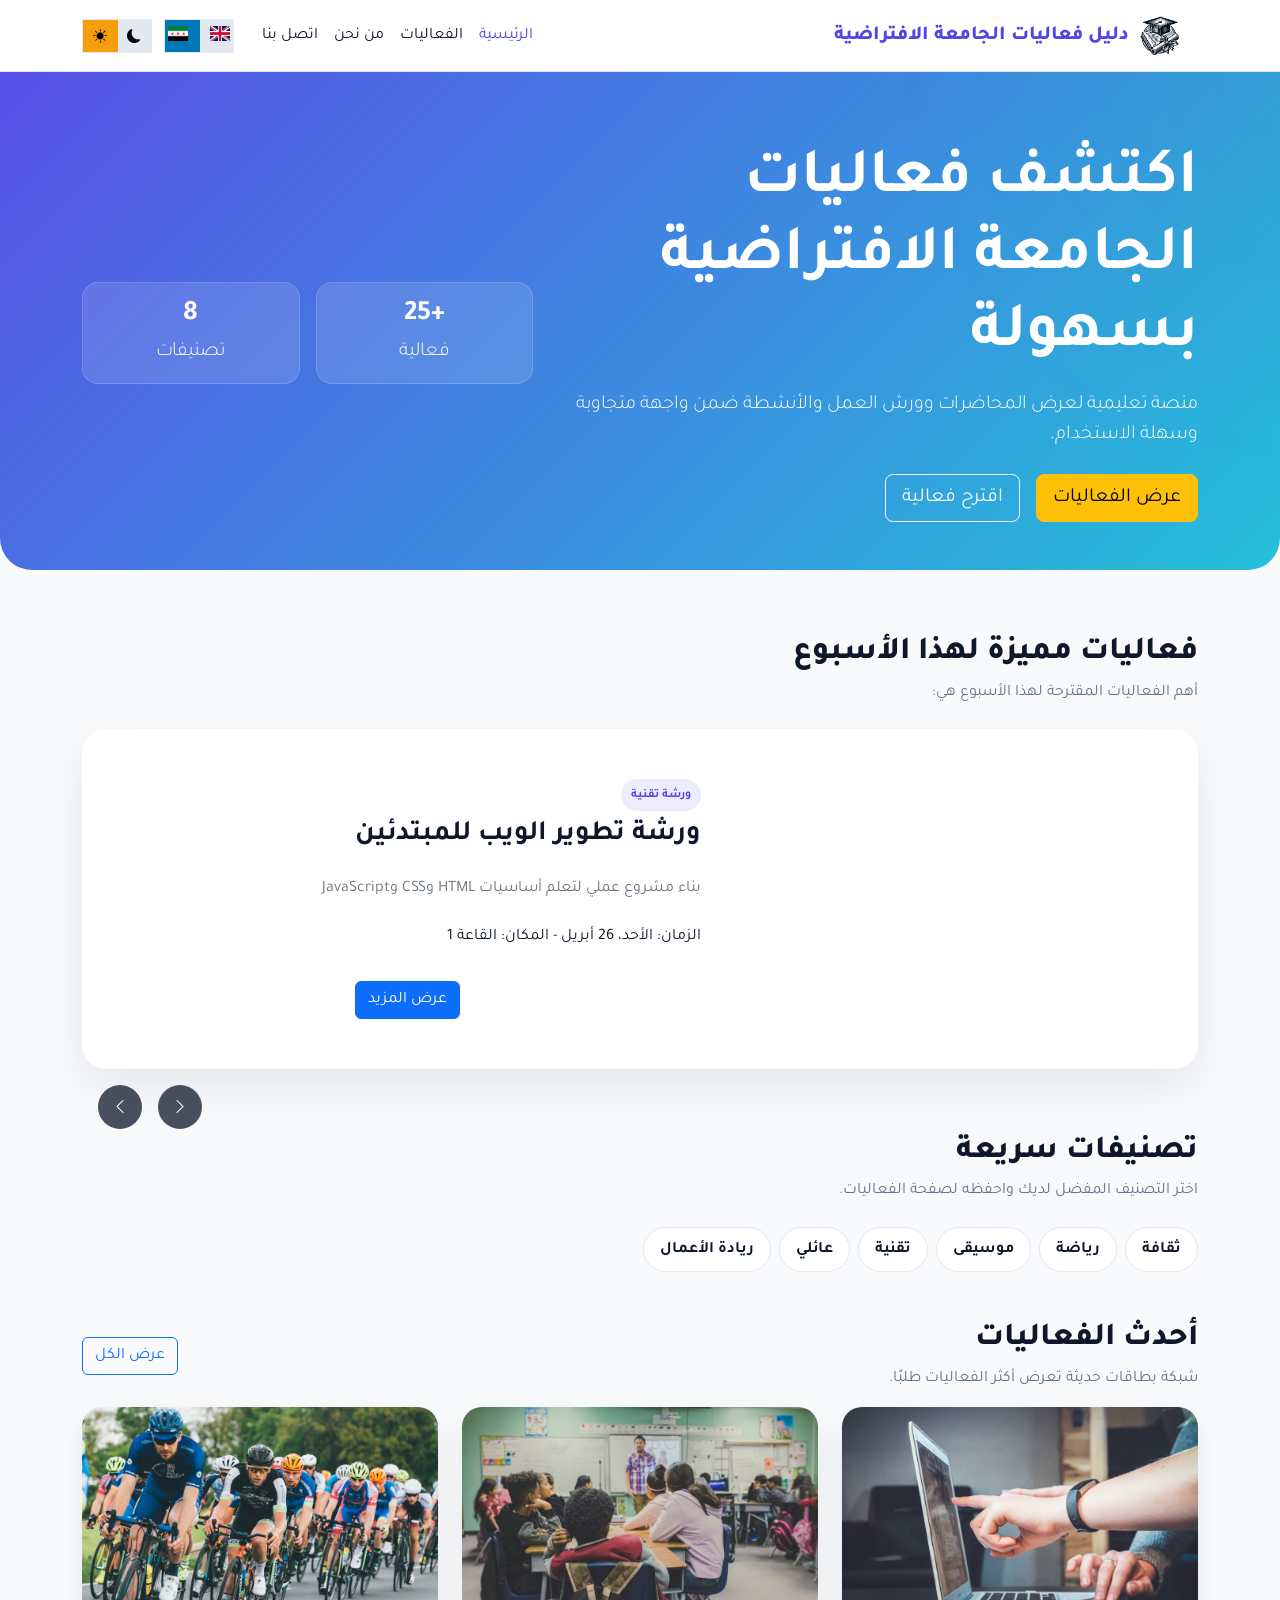
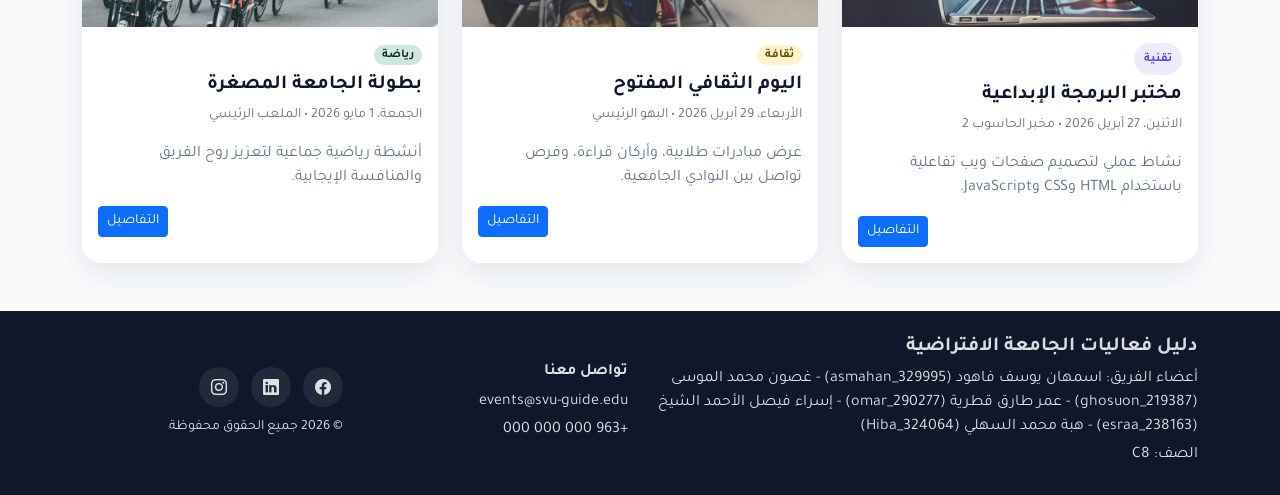
<file: index.html>
<!doctype html>
<html lang="ar" dir="rtl">
  <head>
    <meta charset="UTF-8" />
    <meta name="viewport" content="width=device-width, initial-scale=1.0" />
    <title
      data-ar="دليل فعاليات الجامعة الافتراضية"
      data-en="Virtual University Events Guide"
    >
      دليل فعاليات الجامعة الافتراضية
    </title>

    <!-- Start Font -->
    <link rel="preconnect" href="https://fonts.googleapis.com" />
    <link rel="preconnect" href="https://fonts.gstatic.com" crossorigin />
    <link
      href="https://fonts.googleapis.com/css2?family=Tajawal:wght@400;500;700;800&display=swap"
      rel="stylesheet"
    />
    <!-- End Font -->

    <!-- Include Bootstrap Library Start -->
    <link
      href="https://cdn.jsdelivr.net/npm/bootstrap@5.3.8/dist/css/bootstrap.min.css"
      rel="stylesheet"
      integrity="sha384-sRIl4kxILFvY47J16cr9ZwB07vP4J8+LH7qKQnuqkuIAvNWLzeN8tE5YBujZqJLB"
      crossorigin="anonymous"
    />

    <!-- Include Bootstrap Library End -->

    <!-- Include Bootstrap icons -->
    <link
      rel="stylesheet"
      href="https://cdn.jsdelivr.net/npm/bootstrap-icons@1.13.1/font/bootstrap-icons.min.css"
    />

    <!-- Custom StyleSheet -->
    <link rel="stylesheet" href="./assets/css/styles.css" />
  </head>

  <body>
    <nav class="navbar navbar-expand-lg sticky-top border-bottom">
      <div class="container">
        <a class="navbar-brand fw-bold" href="index.html">
          <img src="./assets/img/logo.png" alt="logo" class="logo" alt="logo" />
          <span
            class="content"
            data-ar="دليل فعاليات الجامعة الافتراضية"
            data-en="Virtual University Events Guide"
          >
            دليل فعاليات الجامعة الافتراضية
          </span>
        </a>

        <button
          class="navbar-toggler"
          type="button"
          data-bs-toggle="collapse"
          data-bs-target="#mainNav"
          aria-label="Toggle navigation"
        >
          <span class="navbar-toggler-icon"></span>
        </button>

        <div class="collapse navbar-collapse" id="mainNav">
          <ul class="navbar-nav ms-auto mb-2 mb-lg-0">
            <li class="nav-item">
              <a
                class="nav-link active content"
                href="index.html"
                data-ar="الرئيسية"
                data-en="Home"
              >
                الرئيسية
              </a>
            </li>

            <li class="nav-item">
              <a
                class="nav-link content"
                href="events.html"
                data-ar="الفعاليات"
                data-en="Events"
              >
                الفعاليات
              </a>
            </li>

            <li class="nav-item">
              <a
                class="nav-link content"
                href="about.html"
                data-ar="من نحن"
                data-en="About"
              >
                من نحن
              </a>
            </li>

            <li class="nav-item">
              <a
                class="nav-link content"
                href="contact.html"
                data-ar="اتصل بنا"
                data-en="Contact"
              >
                اتصل بنا
              </a>
            </li>
          </ul>

          <div class="navbar-actions">
            <button
              id="language-toggle"
              class="toggle language-toggle"
              type="button"
              aria-label="Change language"
            >
              <span class="lang-option lang-en">
                <img src="./assets/img/uk.png" alt="English" />
              </span>
              <span class="lang-option lang-ar">
                <img src="./assets/img/sy.png" alt="Arabic" />
              </span>

              <span class="language-thumb thumb"></span>
            </button>

            <button
              id="themeToggle"
              class="toggle"
              type="button"
              aria-label="Toggle theme"
            >
              <span class="toggle-icon theme-moon">
                <i class="bi bi-moon-fill"></i>
              </span>
              <span class="toggle-icon theme-sun">
                <i class="bi bi-brightness-high-fill"></i>
              </span>

              <span class="toggle-thumb thumb"></span>
            </button>
          </div>
        </div>
      </div>
    </nav>

    <header class="hero">
      <div class="container">
        <div class="row align-items-center g-4">
          <div class="col-lg-7">
            <h1
              class="content"
              data-ar="اكتشف فعاليات الجامعة الافتراضية بسهولة"
              data-en="Discover Virtual University Events Easily"
            >
              اكتشف فعاليات الجامعة الافتراضية بسهولة
            </h1>

            <p
              class="content"
              data-ar="منصة تعليمية لعرض المحاضرات وورش العمل والأنشطة ضمن واجهة متجاوبة وسهلة الاستخدام."
              data-en="An educational platform for displaying lectures, workshops, and activities through a responsive and easy-to-use interface."
            >
              منصة تعليمية لعرض المحاضرات وورش العمل والأنشطة ضمن واجهة متجاوبة
              وسهلة الاستخدام.
            </p>

            <div class="buttons">
              <a
                href="events.html"
                class="btn btn-warning btn-lg content"
                data-ar="عرض الفعاليات"
                data-en="View Events"
              >
                عرض الفعاليات
              </a>

              <a
                href="contact.html"
                class="btn btn-outline-light btn-lg content"
                data-ar="اقترح فعالية"
                data-en="Suggest an Event"
              >
                اقترح فعالية
              </a>
            </div>
          </div>

          <div class="col-lg-5">
            <div class="row g-3">
              <div class="col-6">
                <div class="stat-box">
                  <h3>+25</h3>
                  <p data-ar="فعالية" data-en="Events" class="content">
                    فعالية
                  </p>
                </div>
              </div>

              <div class="col-6">
                <div class="stat-box">
                  <h3>8</h3>
                  <p data-ar="تصنيفات" data-en="Categories" class="content">
                    تصنيفات
                  </p>
                </div>
              </div>
            </div>
          </div>
        </div>
      </div>
    </header>

    <main>
      <section class="featured-events">
        <div class="container">
          <h2
            class="section-title content"
            data-ar="فعاليات مميزة لهذا الأسبوع"
            data-en="Featured Events This Week"
          >
            فعاليات مميزة لهذا الأسبوع
          </h2>

          <p
            class="section-subtitle content"
            data-ar="أهم الفعاليات المقترحة لهذا الأسبوع هي:"
            data-en="The most important suggested events for this week are:"
          >
            أهم الفعاليات المقترحة لهذا الأسبوع هي:
          </p>

          <div id="featured-slider" class="featured-slider">
            <div id="event1" class="slide active row g-0">
              <div
                class="col-lg-5 slide-image"
                style="
                  background-image: url('https://images.unsplash.com/photo-1522202176988-66273c2fd55f?auto=format&fit=crop&w=1200&q=80');
                "
              ></div>

              <div
                class="col-lg-7 slide-content d-flex flex-column justify-content-center"
              >
                <span
                  class="badge badge-soft content"
                  data-ar="ورشة تقنية"
                  data-en="Technical Workshop"
                >
                  ورشة تقنية
                </span>

                <h3
                  class="fw-bold mb-3 content"
                  data-ar="ورشة تطوير الويب للمبتدئين"
                  data-en="Web Development Workshop for Beginners"
                >
                  ورشة تطوير الويب للمبتدئين
                </h3>

                <p
                  class="text-secondary mb-3 content"
                  data-ar="بناء مشروع عملي لتعلم أساسيات HTML وCSS وJavaScript"
                  data-en="Build a practical project to learn the basics of HTML, CSS, and JavaScript"
                >
                  بناء مشروع عملي لتعلم أساسيات HTML وCSS وJavaScript
                </p>

                <p
                  class="mb-4 content"
                  data-ar="الزمان: الأحد، 26 أبريل - المكان: القاعة 1"
                  data-en="Time: Sunday, April 26 - Location: Hall 1"
                >
                  <strong>الزمان:</strong> الأحد، 26 أبريل
                  <strong>-</strong>
                  <strong>المكان:</strong> القاعة 1
                </p>

                <a
                  href="event.html"
                  class="btn btn-primary content"
                  data-ar="عرض المزيد"
                  data-en="Read More"
                >
                  عرض المزيد
                </a>
              </div>
            </div>

            <div id="event2" class="slide row g-0">
              <div
                class="col-lg-5 slide-image"
                style="
                  background-image: url('https://images.unsplash.com/photo-1511578314322-379afb476865?auto=format&fit=crop&w=1200&q=80');
                "
              ></div>

              <div
                class="col-lg-7 slide-content d-flex flex-column justify-content-center"
              >
                <span
                  class="badge bg-warning-subtle text-warning-emphasis rounded-pill px-3 py-2 mb-3 w-auto content"
                  data-ar="فعالية ثقافية"
                  data-en="Cultural Event"
                >
                  فعالية ثقافية
                </span>

                <h3
                  class="fw-bold mb-3 content"
                  data-ar="أمسية ثقافية للقراءة والحوار"
                  data-en="Cultural Evening for Reading and Dialogue"
                >
                  أمسية ثقافية للقراءة والحوار
                </h3>

                <p
                  class="text-secondary mb-3 content"
                  data-ar="جلسة تفاعلية لمناقشة الكتب والتجارب الأكاديمية وتبادل الأفكار بين الطلاب."
                  data-en="An interactive session to discuss books, academic experiences, and exchange ideas among students."
                >
                  جلسة تفاعلية لمناقشة الكتب والتجارب الأكاديمية وتبادل الأفكار
                  بين الطلاب.
                </p>

                <p
                  class="mb-4 content"
                  data-ar="التاريخ: الثلاثاء، 28 أبريل 2026 - المكان: مكتبة الجامعة"
                  data-en="Date: Tuesday, April 28, 2026 - Location: University Library"
                >
                  <strong>التاريخ:</strong> الثلاثاء، 28 أبريل 2026
                  <strong>-</strong>
                  <strong>المكان:</strong> مكتبة الجامعة
                </p>

                <a
                  href="event.html"
                  class="btn btn-primary content"
                  data-ar="عرض التفاصيل"
                  data-en="View Details"
                >
                  عرض التفاصيل
                </a>
              </div>
            </div>

            <div id="event3" class="slide row g-0">
              <div
                class="col-lg-5 slide-image"
                style="
                  background-image: url('https://images.unsplash.com/photo-1519389950473-47ba0277781c?auto=format&fit=crop&w=1200&q=80');
                "
              ></div>

              <div
                class="col-lg-7 slide-content d-flex flex-column justify-content-center"
              >
                <span
                  class="badge bg-success-subtle text-success-emphasis rounded-pill px-3 py-2 mb-3 w-auto content"
                  data-ar="الابتكار وريادة الأعمال"
                  data-en="Innovation and Entrepreneurship"
                >
                  الابتكار وريادة الأعمال
                </span>

                <h3
                  class="fw-bold mb-3 content"
                  data-ar="ملتقى المشاريع الطلابية الناشئة"
                  data-en="Student Startup Projects Forum"
                >
                  ملتقى المشاريع الطلابية الناشئة
                </h3>

                <p
                  class="text-secondary mb-3 content"
                  data-ar="مساحة لعرض الأفكار الريادية ومناقشة فرص تحويلها إلى مشاريع قابلة للتنفيذ."
                  data-en="A space to present entrepreneurial ideas and discuss opportunities to turn them into feasible projects."
                >
                  مساحة لعرض الأفكار الريادية ومناقشة فرص تحويلها إلى مشاريع
                  قابلة للتنفيذ.
                </p>

                <p
                  class="mb-4 content"
                  data-ar="التاريخ: الخميس، 30 أبريل 2026 - المكان: مسرح الجامعة"
                  data-en="Date: Thursday, April 30, 2026 - Location: University Theater"
                >
                  <strong>التاريخ:</strong> الخميس، 30 أبريل 2026
                  <strong>-</strong>
                  <strong>المكان:</strong> مسرح الجامعة
                </p>

                <a
                  href="event.html"
                  class="btn btn-primary w-auto content"
                  data-ar="عرض التفاصيل"
                  data-en="View Details"
                >
                  عرض التفاصيل
                </a>
              </div>
            </div>

            <div class="slider-controls">
              <button id="prev" class="prev-btn" aria-label="Previous slide">
                <i class="bi bi-chevron-right"></i>
              </button>
              <button id="next" class="next-btn" aria-label="Next slide">
                <i class="bi bi-chevron-left"></i>
              </button>
            </div>
          </div>
        </div>
      </section>

      <section class="pb-5">
        <div class="container">
          <h2
            class="section-title content"
            data-ar="تصنيفات سريعة"
            data-en="Quick Categories"
          >
            تصنيفات سريعة
          </h2>

          <p
            class="section-subtitle content"
            data-ar="اختر التصنيف المفضل لديك واحفظه لصفحة الفعاليات."
            data-en="Choose your favorite category and save it for the events page."
          >
            اختر التصنيف المفضل لديك واحفظه لصفحة الفعاليات.
          </p>

          <div class="d-flex flex-wrap gap-2">
            <a
              id="culture"
              class="category-chip content"
              href="events.html"
              data-ar="ثقافة"
              data-en="Culture"
            >
              ثقافة
            </a>

            <a
              id="sports"
              class="category-chip content"
              href="events.html"
              data-ar="رياضة"
              data-en="Sports"
            >
              رياضة
            </a>

            <a
              id="music"
              class="category-chip content"
              href="events.html"
              data-ar="موسيقى"
              data-en="Music"
            >
              موسيقى
            </a>

            <a
              id="tech"
              class="category-chip content"
              href="events.html"
              data-ar="تقنية"
              data-en="Technology"
            >
              تقنية
            </a>

            <a
              id="family"
              class="category-chip content"
              href="events.html"
              data-ar="عائلي"
              data-en="Family"
            >
              عائلي
            </a>

            <a
              id="business"
              class="category-chip content"
              href="events.html"
              data-ar="ريادة الأعمال"
              data-en="Entrepreneurship"
            >
              ريادة الأعمال
            </a>
          </div>
        </div>
      </section>

      <section class="pb-5">
        <div class="container">
          <div
            class="d-flex justify-content-between align-items-center flex-wrap gap-2 mb-3"
          >
            <div>
              <h2
                class="section-title content"
                data-ar="أحدث الفعاليات"
                data-en="Latest Events"
              >
                أحدث الفعاليات
              </h2>

              <p
                class="section-subtitle mb-0 content"
                data-ar="شبكة بطاقات حديثة تعرض أكثر الفعاليات طلبًا."
                data-en="A modern card grid displaying the most requested events."
              >
                شبكة بطاقات حديثة تعرض أكثر الفعاليات طلبًا.
              </p>
            </div>

            <a
              href="events.html"
              class="btn btn-outline-primary content"
              data-ar="عرض الكل"
              data-en="View All"
            >
              عرض الكل
            </a>
          </div>

          <div class="row g-4">
            <div class="col-md-6 col-lg-4">
              <div class="card event-card">
                <img
                  src="./assets/img/latest-event1.jpeg"
                  class="card-img-top"
                  alt="فعالية تقنية"
                />

                <div class="card-body">
                  <span
                    class="badge badge-soft rounded-pill mb-2 content"
                    data-ar="تقنية"
                    data-en="Technology"
                  >
                    تقنية
                  </span>

                  <h5
                    class="card-title fw-bold content"
                    data-ar="مختبر البرمجة الإبداعية"
                    data-en="Creative Programming Lab"
                  >
                    مختبر البرمجة الإبداعية
                  </h5>

                  <p
                    class="text-secondary small content"
                    data-ar="الاثنين، 27 أبريل 2026 • مخبر الحاسوب 2"
                    data-en="Monday, April 27, 2026 • Computer Lab 2"
                  >
                    الاثنين، 27 أبريل 2026 • مخبر الحاسوب 2
                  </p>

                  <p
                    class="card-text content"
                    data-ar="نشاط عملي لتصميم صفحات ويب تفاعلية باستخدام HTML وCSS وJavaScript."
                    data-en="A practical activity for designing interactive web pages using HTML, CSS, and JavaScript."
                  >
                    نشاط عملي لتصميم صفحات ويب تفاعلية باستخدام HTML وCSS
                    وJavaScript.
                  </p>

                  <a
                    href="event.html"
                    class="btn btn-sm btn-primary event-btn content"
                    data-ar="التفاصيل"
                    data-en="Details"
                  >
                    التفاصيل
                  </a>
                </div>
              </div>
            </div>

            <div class="col-md-6 col-lg-4">
              <div class="card event-card">
                <img
                  src="./assets/img/latest-event2.jpeg"
                  class="card-img-top"
                  alt="Cultural event"
                />

                <div class="card-body">
                  <span
                    class="badge bg-warning-subtle text-warning-emphasis rounded-pill mb-2 content"
                    data-ar="ثقافة"
                    data-en="Culture"
                  >
                    ثقافة
                  </span>

                  <h5
                    class="card-title fw-bold content"
                    data-ar="اليوم الثقافي المفتوح"
                    data-en="Open Cultural Day"
                  >
                    اليوم الثقافي المفتوح
                  </h5>

                  <p
                    class="text-secondary small content"
                    data-ar="الأربعاء، 29 أبريل 2026 • البهو الرئيسي"
                    data-en="Wednesday, April 29, 2026 • Main Hall"
                  >
                    الأربعاء، 29 أبريل 2026 • البهو الرئيسي
                  </p>

                  <p
                    class="card-text content"
                    data-ar="عرض مبادرات طلابية، وأركان قراءة، وفرص تواصل بين النوادي الجامعية."
                    data-en="A display of student initiatives, reading corners, and networking opportunities among university clubs."
                  >
                    عرض مبادرات طلابية، وأركان قراءة، وفرص تواصل بين النوادي
                    الجامعية.
                  </p>

                  <a
                    href="event.html"
                    class="btn btn-sm btn-primary event-btn content"
                    data-ar="التفاصيل"
                    data-en="Details"
                  >
                    التفاصيل
                  </a>
                </div>
              </div>
            </div>

            <div class="col-md-6 col-lg-4">
              <div class="card event-card">
                <img
                  src="./assets/img/latest-event3.jpeg"
                  class="card-img-top"
                  alt="Sports event"
                />

                <div class="card-body">
                  <span
                    class="badge bg-success-subtle text-success-emphasis rounded-pill mb-2 content"
                    data-ar="رياضة"
                    data-en="Sports"
                  >
                    رياضة
                  </span>

                  <h5
                    class="card-title fw-bold content"
                    data-ar="بطولة الجامعة المصغرة"
                    data-en="University Mini Tournament"
                  >
                    بطولة الجامعة المصغرة
                  </h5>

                  <p
                    class="text-secondary small content"
                    data-ar="الجمعة، 1 مايو 2026 • الملعب الرئيسي"
                    data-en="Friday, May 1, 2026 • Main Stadium"
                  >
                    الجمعة، 1 مايو 2026 • الملعب الرئيسي
                  </p>

                  <p
                    class="card-text content"
                    data-ar="أنشطة رياضية جماعية لتعزيز روح الفريق والمنافسة الإيجابية."
                    data-en="Group sports activities to promote teamwork and positive competition."
                  >
                    أنشطة رياضية جماعية لتعزيز روح الفريق والمنافسة الإيجابية.
                  </p>

                  <a
                    href="event.html"
                    class="btn btn-sm btn-primary event-btn content"
                    data-ar="التفاصيل"
                    data-en="Details"
                  >
                    التفاصيل
                  </a>
                </div>
              </div>
            </div>
          </div>
        </div>
      </section>
    </main>

    <footer class="footer py-4">
      <div class="container">
        <div class="row g-4 align-items-center">
          <div class="col-lg-6">
            <h5
              class="fw-bold content"
              data-ar="دليل فعاليات الجامعة الافتراضية"
              data-en="Virtual University Events Guide"
            >
              دليل فعاليات الجامعة الافتراضية
            </h5>

            <p
              class="mb-1 content"
              data-ar="أعضاء الفريق: اسمهان يوسف فاهود (asmahan_329995) - غصون محمد الموسى (ghosuon_219387) - عمر طارق قطرية (omar_290277) - إسراء فيصل الأحمد الشيخ (esraa_238163) - هبة محمد السهلي (Hiba_324064)"
              data-en="Team members: Asmahan Yousef Fahoud (asmahan_329995) - Ghosuon Mohammad Al-Mousa (ghosuon_219387) - Omar Tarek Qatriya (omar_290277) - Esraa Faisal Al-Ahmad Al-Sheikh (esraa_238163) - Hiba Mohammad Al-Sahli (Hiba_324064)"
            >
              أعضاء الفريق:
              <br />
              اسمهان يوسف فاهود (asmahan_329995) -
              غصون محمد الموسى (ghosuon_219387) -
              عمر طارق قطرية (omar_290277) -
              إسراء فيصل الأحمد الشيخ (esraa_238163) -
              هبة محمد السهلي (Hiba_324064)
            </p>
            <p class="mb-1 content" data-ar="الصف: C8" data-en="Class: C8">
              الصف: C8
            </p>
          </div>

          <div class="col-lg-3">
            <h6
              class="fw-bold content"
              data-ar="تواصل معنا"
              data-en="Contact Us"
            >
              تواصل معنا
            </h6>

            <p class="mb-1">events@svu-guide.edu</p>
            <p class="mb-0">+963 000 000 000</p>
          </div>

          <div class="col-lg-3 text-lg-end">
            <div class="social-links mb-2">
              <a href="#" aria-label="Facebook">
                <i class="bi bi-facebook"></i>
              </a>
              <a href="#" aria-label="LinkedIn">
                <i class="bi bi-linkedin"></i>
              </a>
              <a href="#" aria-label="Instagram">
                <i class="bi bi-instagram"></i>
              </a>
            </div>

            <small
              class="content"
              data-ar="© 2026 جميع الحقوق محفوظة"
              data-en="© 2026 All rights reserved"
            >
              © 2026 جميع الحقوق محفوظة
            </small>
          </div>
        </div>
      </div>
    </footer>

    <script
      src="https://cdn.jsdelivr.net/npm/bootstrap@5.3.8/dist/js/bootstrap.bundle.min.js"
      integrity="sha384-FKyoEForCGlyvwx9Hj09JcYn3nv7wiPVlz7YYwJrWVcXK/BmnVDxM+D2scQbITxI"
      crossorigin="anonymous"
    ></script>
    <script src="./assets/js/main.js"></script>
  </body>
</html>
</file>
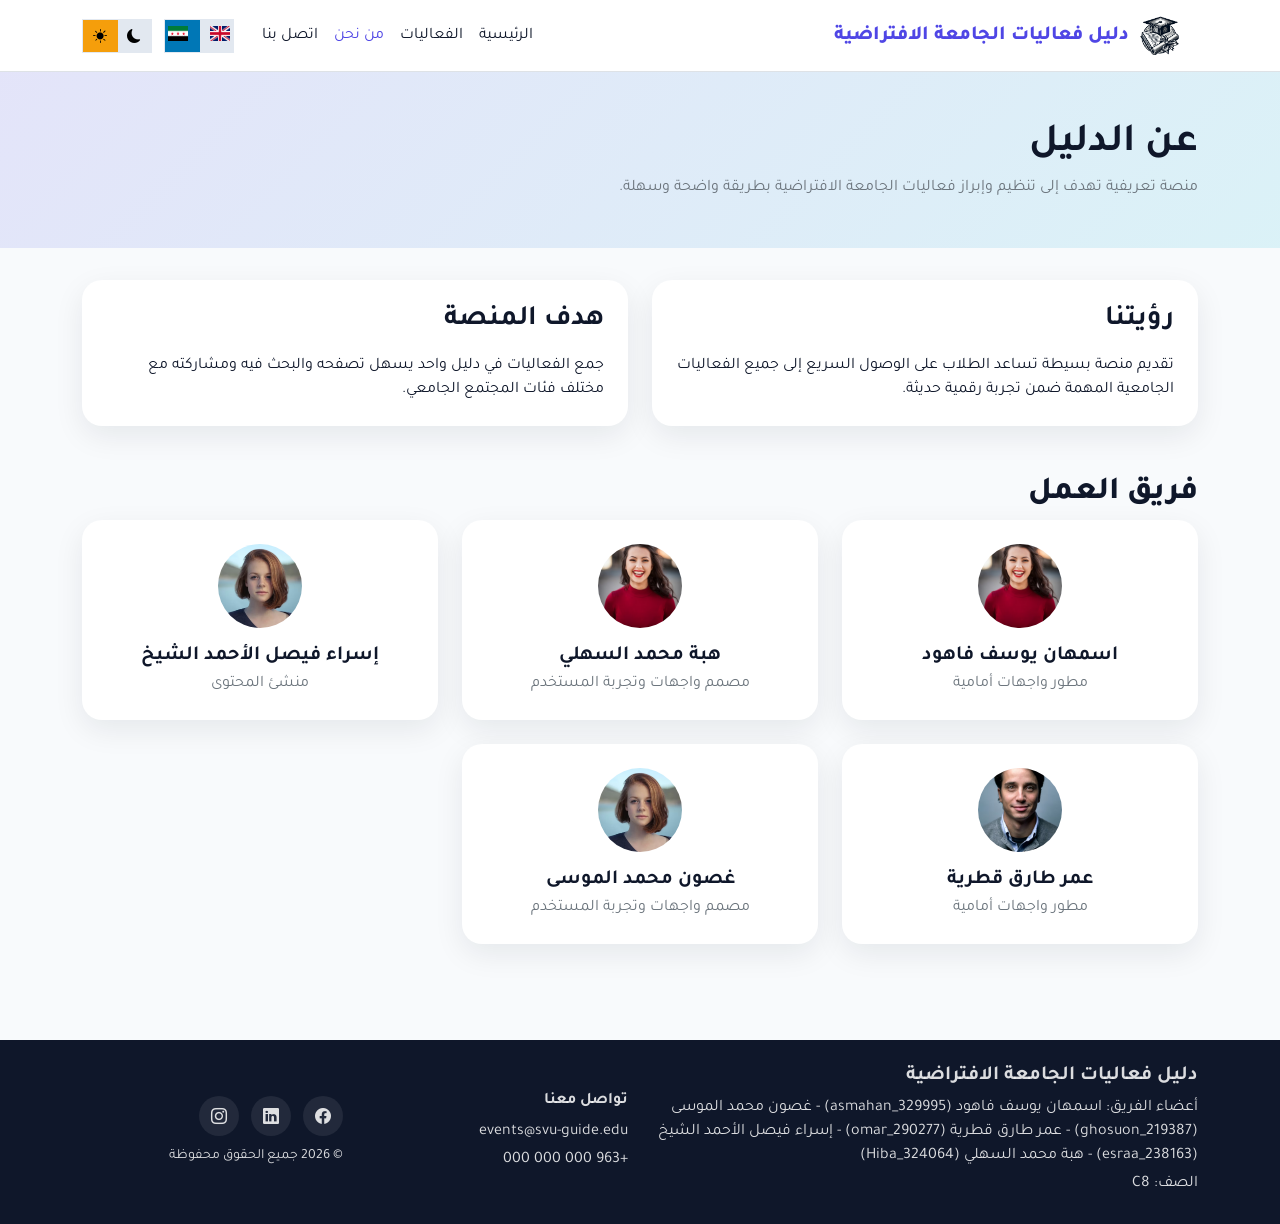
<file: about.html>
<!doctype html>
<html lang="ar" dir="rtl">
  <head>
    <meta charset="UTF-8" />
    <meta name="viewport" content="width=device-width, initial-scale=1.0" />
    <title>دليل فعاليات الجامعة الافتراضية</title>

    <!-- Start Font -->
    <link rel="preconnect" href="https://fonts.googleapis.com" />
    <link rel="preconnect" href="https://fonts.gstatic.com" crossorigin />
    <link
      href="https://fonts.googleapis.com/css2?family=Tajawal:wght@400;500;700;800&display=swap"
      rel="stylesheet"
    />
    <!-- End Font -->

    <!-- Include Bootstrap Library Start -->
    <link
      href="https://cdn.jsdelivr.net/npm/bootstrap@5.3.8/dist/css/bootstrap.min.css"
      rel="stylesheet"
      integrity="sha384-sRIl4kxILFvY47J16cr9ZwB07vP4J8+LH7qKQnuqkuIAvNWLzeN8tE5YBujZqJLB"
      crossorigin="anonymous"
    />

    <!-- Include Bootstrap Library End -->

    <!-- Include Bootstrap icons -->
    <link
      rel="stylesheet"
      href="https://cdn.jsdelivr.net/npm/bootstrap-icons@1.13.1/font/bootstrap-icons.min.css"
    />

    <!-- Custom StyleSheet -->
    <link rel="stylesheet" href="./assets/css/styles.css" />
  </head>
  <body>
    <nav class="navbar navbar-expand-lg sticky-top border-bottom">
      <div class="container">
        <a class="navbar-brand fw-bold" href="index.html">
          <img src="./assets/img/logo.png" alt="logo" class="logo" alt="logo" />
          <span
            class="content"
            data-ar="دليل فعاليات الجامعة الافتراضية"
            data-en="Virtual University Events Guide"
          >
            دليل فعاليات الجامعة الافتراضية
          </span>
        </a>

        <button
          class="navbar-toggler"
          type="button"
          data-bs-toggle="collapse"
          data-bs-target="#mainNav"
          aria-label="Toggle navigation"
        >
          <span class="navbar-toggler-icon"></span>
        </button>

        <div class="collapse navbar-collapse" id="mainNav">
          <ul class="navbar-nav ms-auto mb-2 mb-lg-0">
            <li class="nav-item">
              <a
                class="nav-link content"
                href="index.html"
                data-ar="الرئيسية"
                data-en="Home"
              >
                الرئيسية
              </a>
            </li>

            <li class="nav-item">
              <a
                class="nav-link content"
                href="events.html"
                data-ar="الفعاليات"
                data-en="Events"
              >
                الفعاليات
              </a>
            </li>

            <li class="nav-item">
              <a
                class="nav-link active content"
                href="about.html"
                data-ar="من نحن"
                data-en="About"
              >
                من نحن
              </a>
            </li>

            <li class="nav-item">
              <a
                class="nav-link content"
                href="contact.html"
                data-ar="اتصل بنا"
                data-en="Contact"
              >
                اتصل بنا
              </a>
            </li>
          </ul>

          <div class="navbar-actions">
            <button
              id="language-toggle"
              class="toggle language-toggle"
              type="button"
              aria-label="Change language"
            >
              <span class="lang-option lang-en">
                <img src="./assets/img/uk.png" alt="English" />
              </span>
              <span class="lang-option lang-ar">
                <img src="./assets/img/sy.png" alt="Arabic" />
              </span>

              <span class="language-thumb thumb"></span>
            </button>

            <button
              id="themeToggle"
              class="toggle"
              type="button"
              aria-label="Toggle theme"
            >
              <span class="toggle-icon theme-moon">
                <i class="bi bi-moon-fill"></i>
              </span>
              <span class="toggle-icon theme-sun">
                <i class="bi bi-brightness-high-fill"></i>
              </span>

              <span class="toggle-thumb thumb"></span>
            </button>
          </div>
        </div>
      </div>
    </nav>

    <section class="page-banner">
      <div class="container">
        <h1
          class="content fw-bold mb-2"
          data-ar="عن الدليل"
          data-en="About the Guide"
        >
          عن الدليل
        </h1>

        <p
          class="content mb-0 text-secondary"
          data-ar="منصة تعريفية تهدف إلى تنظيم وإبراز فعاليات الجامعة الافتراضية بطريقة واضحة وسهلة."
          data-en="An informational platform that aims to organize and highlight virtual university events in a clear and easy way."
        >
          منصة تعريفية تهدف إلى تنظيم وإبراز فعاليات الجامعة الافتراضية بطريقة
          واضحة وسهلة.
        </p>
      </div>
    </section>

    <main class="pb-5">
      <div class="container">
        <div class="row g-4 mb-5">
          <div class="col-lg-6">
            <div class="policy-box h-100">
              <h3
                class="content fw-bold mb-3"
                data-ar="رؤيتنا"
                data-en="Our Vision"
              >
                رؤيتنا
              </h3>

              <p
                class="content mb-0"
                data-ar="تقديم منصة بسيطة تساعد الطلاب على الوصول السريع إلى جميع الفعاليات الجامعية المهمة ضمن تجربة رقمية حديثة."
                data-en="To provide a simple platform that helps students quickly access all important university events through a modern digital experience."
              >
                تقديم منصة بسيطة تساعد الطلاب على الوصول السريع إلى جميع
                الفعاليات الجامعية المهمة ضمن تجربة رقمية حديثة.
              </p>
            </div>
          </div>

          <div class="col-lg-6">
            <div class="policy-box h-100">
              <h3
                class="content fw-bold mb-3"
                data-ar="هدف المنصة"
                data-en="Platform Goal"
              >
                هدف المنصة
              </h3>

              <p
                class="content mb-0"
                data-ar="جمع الفعاليات في دليل واحد يسهل تصفحه والبحث فيه ومشاركته مع مختلف فئات المجتمع الجامعي."
                data-en="To collect events in one guide that is easy to browse, search, and share with different groups of the university community."
              >
                جمع الفعاليات في دليل واحد يسهل تصفحه والبحث فيه ومشاركته مع
                مختلف فئات المجتمع الجامعي.
              </p>
            </div>
          </div>
        </div>

        <div class="our-team mb-5">
          <h2
            class="content section-title"
            data-ar="فريق العمل"
            data-en="Team Members"
          >
            فريق العمل
          </h2>

          <div class="row g-4">
            <div class="col-md-6 col-lg-4">
              <div class="team-card text-center h-100">
                <img
                  src="./assets/img/team1.jpeg"
                  alt="عضو الفريق"
                  data-ar-alt="عضو الفريق"
                  data-en-alt="Team member"
                />

                <h5
                  class="content fw-bold mb-1"
                  data-ar="اسمهان يوسف فاهود"
                  data-en="Asmahan Yousef Fahoud"
                >
                  اسمهان يوسف فاهود
                </h5>

                <p
                  class="content text-secondary mb-0"
                  data-ar="مطور واجهات أمامية"
                  data-en="Front-End Developer"
                >
                  مطور واجهات أمامية
                </p>
              </div>
            </div>

            <div class="col-md-6 col-lg-4">
              <div class="team-card text-center h-100">
                <img
                  src="./assets/img/team1.jpeg"
                  alt="عضو الفريق"
                  data-ar-alt="عضو الفريق"
                  data-en-alt="Team member"
                />

                <h5
                  class="content fw-bold mb-1"
                  data-ar="هبة محمد السهلي"
                  data-en="Hiba Mohammad Al-Sahli"
                >
                  هبة محمد السهلي 
                </h5>

                <p
                  class="content text-secondary mb-0"
                  data-ar="مصمم واجهات وتجربة المستخدم"
                  data-en="UI/UX Designer"
                >
                  مصمم واجهات وتجربة المستخدم
                </p>
              </div>
            </div>

            <div class="col-md-6 col-lg-4">
              <div class="team-card text-center h-100">
                <img
                  src="./assets/img/team3.jpeg"
                  alt="عضو الفريق"
                  data-ar-alt="عضو الفريق"
                  data-en-alt="Team member"
                />

                <h5
                  class="content fw-bold mb-1"
                  data-ar="إسراء فيصل الأحمد الشيخ"
                  data-en="Esraa Faisal Al-Ahmad Al-Sheikh"
                >
                  إسراء فيصل الأحمد الشيخ
                </h5>

                <p
                  class="content text-secondary mb-0"
                  data-ar="منشئ المحتوى"
                  data-en="Content Creator"
                >
                  منشئ المحتوى
                </p>
              </div>
            </div>

            <div class="col-md-6 col-lg-4">
              <div class="team-card text-center h-100">
                <img
                  src="./assets/img/team2.jpeg"
                  alt="عضو الفريق"
                  data-ar-alt="عضو الفريق"
                  data-en-alt="Team member"
                />

                <h5
                  class="content fw-bold mb-1"
                  data-ar="عمر طارق قطرية"
                  data-en="Omar Tarek Qatriya"
                >
                  عمر طارق قطرية
                </h5>

                <p
                  class="content text-secondary mb-0"
                  data-ar="مطور واجهات أمامية"
                  data-en="Front-End Developer"
                >
                  مطور واجهات أمامية
                </p>
              </div>
            </div>

            <div class="col-md-6 col-lg-4">
              <div class="team-card text-center h-100">
                <img
                  src="./assets/img/team3.jpeg"
                  alt="عضو الفريق"
                  data-ar-alt="عضو الفريق"
                  data-en-alt="Team member"
                />

                <h5
                  class="content fw-bold mb-1"
                  data-ar="غصون محمد الموسى"
                  data-en="Ghosuon Mohammad Al-Mousa"
                >
                  غصون محمد الموسى 
                </h5>

                <p
                  class="content text-secondary mb-0"
                  data-ar="مصمم واجهات وتجربة المستخدم"
                  data-en="UI/UX Designer"
                >
                  مصمم واجهات وتجربة المستخدم
                </p>
              </div>
            </div>
          </div>
        </div>
      </div>
    </main>
    <footer class="footer py-4">
      <div class="container">
        <div class="row g-4 align-items-center">
          <div class="col-lg-6">
            <h5
              class="fw-bold content"
              data-ar="دليل فعاليات الجامعة الافتراضية"
              data-en="Virtual University Events Guide"
            >
              دليل فعاليات الجامعة الافتراضية
            </h5>

            <p
              class="mb-1 content"
              data-ar="أعضاء الفريق: اسمهان يوسف فاهود (asmahan_329995) - غصون محمد الموسى (ghosuon_219387) - عمر طارق قطرية (omar_290277) - إسراء فيصل الأحمد الشيخ (esraa_238163) - هبة محمد السهلي (Hiba_324064)"
              data-en="Team members: Asmahan Yousef Fahoud (asmahan_329995) - Ghosuon Mohammad Al-Mousa (ghosuon_219387) - Omar Tarek Qatriya (omar_290277) - Esraa Faisal Al-Ahmad Al-Sheikh (esraa_238163) - Hiba Mohammad Al-Sahli (Hiba_324064)"
            >
              أعضاء الفريق:
              <br />
              اسمهان يوسف فاهود (asmahan_329995) -
              غصون محمد الموسى (ghosuon_219387) -
              عمر طارق قطرية (omar_290277) -
              إسراء فيصل الأحمد الشيخ (esraa_238163) -
              هبة محمد السهلي (Hiba_324064)
            </p>
            <p class="mb-1 content" data-ar="الصف: C8" data-en="Class: C8">
              الصف: C8
            </p>
          </div>

          <div class="col-lg-3">
            <h6
              class="fw-bold content"
              data-ar="تواصل معنا"
              data-en="Contact Us"
            >
              تواصل معنا
            </h6>

            <p class="mb-1">events@svu-guide.edu</p>
            <p class="mb-0">+963 000 000 000</p>
          </div>

          <div class="col-lg-3 text-lg-end">
            <div class="social-links mb-2">
              <a href="#" aria-label="Facebook">
                <i class="bi bi-facebook"></i>
              </a>
              <a href="#" aria-label="LinkedIn">
                <i class="bi bi-linkedin"></i>
              </a>
              <a href="#" aria-label="Instagram">
                <i class="bi bi-instagram"></i>
              </a>
            </div>

            <small
              class="content"
              data-ar="© 2026 جميع الحقوق محفوظة"
              data-en="© 2026 All rights reserved"
            >
              © 2026 جميع الحقوق محفوظة
            </small>
          </div>
        </div>
      </div>
    </footer>
    <script src="https://cdn.jsdelivr.net/npm/bootstrap@5.3.3/dist/js/bootstrap.bundle.min.js"></script>
    <script src="./assets/js/main.js"></script>
  </body>
</html>
</file>
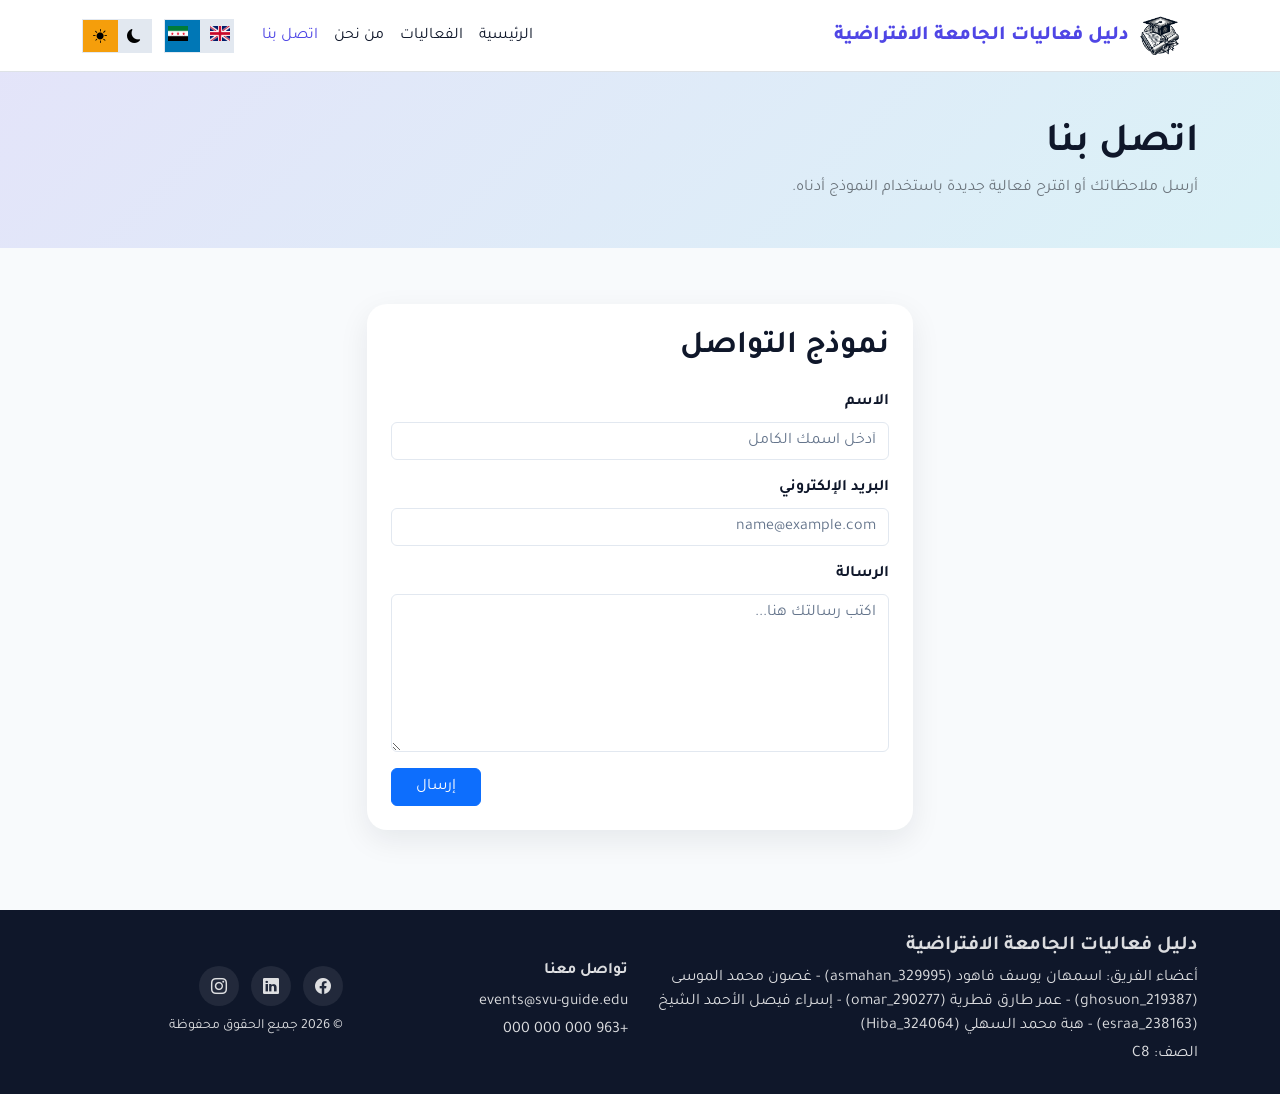
<file: contact.html>
<!doctype html>
<html lang="ar" dir="rtl">
  <head>
    <meta charset="UTF-8" />
    <meta name="viewport" content="width=device-width, initial-scale=1.0" />
    <title>دليل فعاليات الجامعة الافتراضية</title>

    <!-- Start Font -->
    <link rel="preconnect" href="https://fonts.googleapis.com" />
    <link rel="preconnect" href="https://fonts.gstatic.com" crossorigin />
    <link
      href="https://fonts.googleapis.com/css2?family=Tajawal:wght@400;500;700;800&display=swap"
      rel="stylesheet"
    />
    <!-- End Font -->

    <!-- Include Bootstrap Library Start -->
    <link
      href="https://cdn.jsdelivr.net/npm/bootstrap@5.3.8/dist/css/bootstrap.min.css"
      rel="stylesheet"
      integrity="sha384-sRIl4kxILFvY47J16cr9ZwB07vP4J8+LH7qKQnuqkuIAvNWLzeN8tE5YBujZqJLB"
      crossorigin="anonymous"
    />

    <!-- Include Bootstrap Library End -->

    <!-- Include Bootstrap icons -->
    <link
      rel="stylesheet"
      href="https://cdn.jsdelivr.net/npm/bootstrap-icons@1.13.1/font/bootstrap-icons.min.css"
    />

    <!-- Custom StyleSheet -->
    <link rel="stylesheet" href="./assets/css/styles.css" />
  </head>
  <body>
    <nav class="navbar navbar-expand-lg sticky-top border-bottom">
      <div class="container">
        <a class="navbar-brand fw-bold" href="index.html">
          <img src="./assets/img/logo.png" alt="logo" class="logo" alt="logo" />
          <span
            class="content"
            data-ar="دليل فعاليات الجامعة الافتراضية"
            data-en="Virtual University Events Guide"
          >
            دليل فعاليات الجامعة الافتراضية
          </span>
        </a>

        <button
          class="navbar-toggler"
          type="button"
          data-bs-toggle="collapse"
          data-bs-target="#mainNav"
          aria-label="Toggle navigation"
        >
          <span class="navbar-toggler-icon"></span>
        </button>

        <div class="collapse navbar-collapse" id="mainNav">
          <ul class="navbar-nav ms-auto mb-2 mb-lg-0">
            <li class="nav-item">
              <a
                class="nav-link content"
                href="index.html"
                data-ar="الرئيسية"
                data-en="Home"
              >
                الرئيسية
              </a>
            </li>

            <li class="nav-item">
              <a
                class="nav-link content"
                href="events.html"
                data-ar="الفعاليات"
                data-en="Events"
              >
                الفعاليات
              </a>
            </li>

            <li class="nav-item">
              <a
                class="nav-link content"
                href="about.html"
                data-ar="من نحن"
                data-en="About"
              >
                من نحن
              </a>
            </li>

            <li class="nav-item">
              <a
                class="nav-link active content"
                href="contact.html"
                data-ar="اتصل بنا"
                data-en="Contact"
              >
                اتصل بنا
              </a>
            </li>
          </ul>

          <div class="navbar-actions">
            <button
              id="language-toggle"
              class="toggle language-toggle"
              type="button"
              aria-label="Change language"
            >
              <span class="lang-option lang-en">
                <img src="./assets/img/uk.png" alt="English" />
              </span>
              <span class="lang-option lang-ar">
                <img src="./assets/img/sy.png" alt="Arabic" />
              </span>

              <span class="language-thumb thumb"></span>
            </button>

            <button
              id="themeToggle"
              class="toggle"
              type="button"
              aria-label="Toggle theme"
            >
              <span class="toggle-icon theme-moon">
                <i class="bi bi-moon-fill"></i>
              </span>
              <span class="toggle-icon theme-sun">
                <i class="bi bi-brightness-high-fill"></i>
              </span>

              <span class="toggle-thumb thumb"></span>
            </button>
          </div>
        </div>
      </div>
    </nav>

    <section class="page-banner">
      <div class="container">
        <h1
          class="content fw-bold mb-2"
          data-ar="اتصل بنا"
          data-en="Contact Us"
        >
          اتصل بنا
        </h1>

        <p
          class="content mb-0 text-secondary"
          data-ar="أرسل ملاحظاتك أو اقترح فعالية جديدة باستخدام النموذج أدناه."
          data-en="Send us your feedback or suggest a new event using the form below."
        >
          أرسل ملاحظاتك أو اقترح فعالية جديدة باستخدام النموذج أدناه.
        </p>
      </div>
    </section>

    <main class="pb-5 pt-5">
      <div class="container">
        <div class="row g-4">
          <div class="col-lg-6 m-auto">
            <div class="contact-box">
              <h2
                class="content fw-bold mb-4"
                data-ar="نموذج التواصل"
                data-en="Contact Form"
              >
                نموذج التواصل
              </h2>

              <div
                id="successAlert"
                class="content alert alert-success d-none"
                data-ar="تم إرسال الرسالة بنجاح، سنتواصل معك قريبًا."
                data-en="Your message has been sent successfully. We will contact you soon."
              >
                تم إرسال الرسالة بنجاح، سنتواصل معك قريبًا.
              </div>

              <form id="contactForm" novalidate>
                <div class="mb-3">
                  <label
                    for="name"
                    class="content form-label fw-bold"
                    data-ar="الاسم"
                    data-en="Name"
                  >
                    الاسم
                  </label>

                  <input
                    type="text"
                    id="name"
                    class="form-control content-input "
                    placeholder="أدخل اسمك الكامل"
                    data-ar-placeholder="أدخل اسمك الكامل"
                    data-en-placeholder="Enter your full name"
                  />

                  <div
                    id="nameAlert"
                    class="content alert alert-danger d-none mt-2 px-2 py-2"
                    data-ar="الاسم مطلوب"
                    data-en="Name is required"
                  >
                    الاسم مطلوب
                  </div>
                </div>

                <div class="mb-3">
                  <label
                    for="email"
                    class="content form-label fw-bold"
                    data-ar="البريد الإلكتروني"
                    data-en="Email"
                  >
                    البريد الإلكتروني
                  </label>

                  <input
                    type="email"
                    id="email"
                    class="form-control  content-input"
                    placeholder="name@example.com"
                    data-ar-placeholder="name@example.com"
                    data-en-placeholder="name@example.com"
                  />

                  <div
                    id="emailAlert"
                    class="content alert alert-danger d-none mt-2 px-2 py-2"
                    data-ar="البريد الإلكتروني مطلوب ويجب أن يكون بالشكل example@example.com"
                    data-en="Email is required and must be in the format example@example.com"
                  >
                    البريد الإلكتروني مطلوب ويجب أن يكون بالشكل
                    example@example.com
                  </div>
                </div>

                <div class="mb-3">
                  <label
                    for="message"
                    class="content form-label fw-bold"
                    data-ar="الرسالة"
                    data-en="Message"
                  >
                    الرسالة
                  </label>

                  <textarea
                    id="message"
                    rows="6"
                    class="form-control contnet-input "
                    placeholder="اكتب رسالتك هنا..."
                    data-ar-placeholder="اكتب رسالتك هنا..."
                    data-en-placeholder="Write your message here..."
                  ></textarea>

                  <div
                    id="messageAlert"
                    class="content alert alert-danger d-none mt-2 px-2 py-2"
                    data-ar="يجب أن تكون الرسالة على الأقل 10 أحرف"
                    data-en="The message must be at least 10 characters long"
                  >
                    يجب أن تكون الرسالة على الأقل 10 أحرف
                  </div>
                </div>

                <input
                  type="submit"
                  value="إرسال"
                  class="btn btn-primary px-4 d-flex ms-auto content-btn"
                  data-ar-value="إرسال"
                  data-en-value="Send"
                />
              </form>
            </div>
          </div>
        </div>
      </div>
    </main>

    <footer class="footer py-4">
      <div class="container">
        <div class="row g-4 align-items-center">
          <div class="col-lg-6">
            <h5
              class="fw-bold content"
              data-ar="دليل فعاليات الجامعة الافتراضية"
              data-en="Virtual University Events Guide"
            >
              دليل فعاليات الجامعة الافتراضية
            </h5>

            <p
              class="mb-1 content"
              data-ar="أعضاء الفريق: اسمهان يوسف فاهود (asmahan_329995) - غصون محمد الموسى (ghosuon_219387) - عمر طارق قطرية (omar_290277) - إسراء فيصل الأحمد الشيخ (esraa_238163) - هبة محمد السهلي (Hiba_324064)"
              data-en="Team members: Asmahan Yousef Fahoud (asmahan_329995) - Ghosuon Mohammad Al-Mousa (ghosuon_219387) - Omar Tarek Qatriya (omar_290277) - Esraa Faisal Al-Ahmad Al-Sheikh (esraa_238163) - Hiba Mohammad Al-Sahli (Hiba_324064)"
            >
              أعضاء الفريق:
              <br />
              اسمهان يوسف فاهود (asmahan_329995) -
              غصون محمد الموسى (ghosuon_219387) -
              عمر طارق قطرية (omar_290277) -
              إسراء فيصل الأحمد الشيخ (esraa_238163) -
              هبة محمد السهلي (Hiba_324064)
            </p>
            <p class="mb-1 content" data-ar="الصف: C8" data-en="Class: C8">
              الصف: C8
            </p>
          </div>

          <div class="col-lg-3">
            <h6
              class="fw-bold content"
              data-ar="تواصل معنا"
              data-en="Contact Us"
            >
              تواصل معنا
            </h6>

            <p class="mb-1">events@svu-guide.edu</p>
            <p class="mb-0">+963 000 000 000</p>
          </div>

          <div class="col-lg-3 text-lg-end">
            <div class="social-links mb-2">
              <a href="#" aria-label="Facebook">
                <i class="bi bi-facebook"></i>
              </a>
              <a href="#" aria-label="LinkedIn">
                <i class="bi bi-linkedin"></i>
              </a>
              <a href="#" aria-label="Instagram">
                <i class="bi bi-instagram"></i>
              </a>
            </div>

            <small
              class="content"
              data-ar="© 2026 جميع الحقوق محفوظة"
              data-en="© 2026 All rights reserved"
            >
              © 2026 جميع الحقوق محفوظة
            </small>
          </div>
        </div>
      </div>
    </footer>

    <script src="https://cdn.jsdelivr.net/npm/bootstrap@5.3.3/dist/js/bootstrap.bundle.min.js"></script>
    <script src="./assets/js/main.js"></script>
  </body>
</html>
</file>
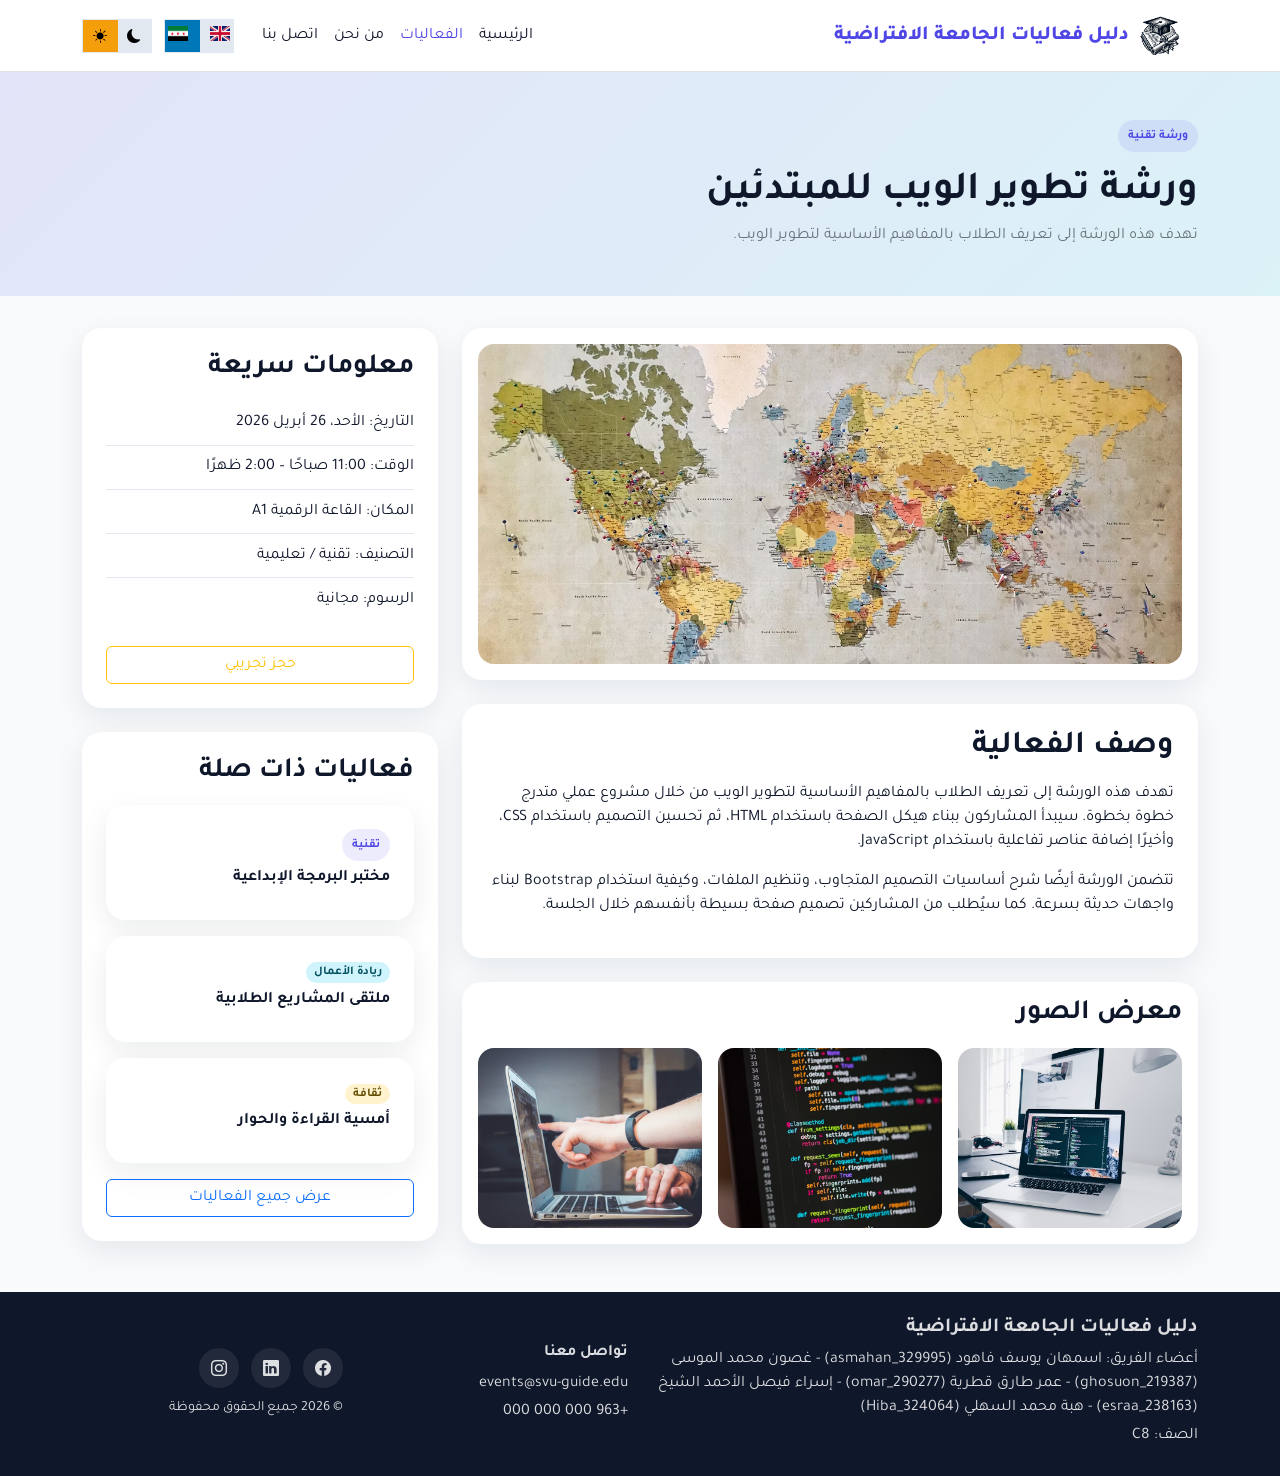
<file: event.html>
<!doctype html>
<html lang="ar" dir="rtl">
  <head>
    <meta charset="UTF-8" />
    <meta name="viewport" content="width=device-width, initial-scale=1.0" />
    <title>دليل فعاليات الجامعة الافتراضية</title>

    <!-- Start Font -->
    <link rel="preconnect" href="https://fonts.googleapis.com" />
    <link rel="preconnect" href="https://fonts.gstatic.com" crossorigin />
    <link
      href="https://fonts.googleapis.com/css2?family=Tajawal:wght@400;500;700;800&display=swap"
      rel="stylesheet"
    />
    <!-- End Font -->

    <!-- Include Bootstrap Library Start -->
    <link
      href="https://cdn.jsdelivr.net/npm/bootstrap@5.3.8/dist/css/bootstrap.min.css"
      rel="stylesheet"
      integrity="sha384-sRIl4kxILFvY47J16cr9ZwB07vP4J8+LH7qKQnuqkuIAvNWLzeN8tE5YBujZqJLB"
      crossorigin="anonymous"
    />

    <!-- Include Bootstrap Library End -->

    <!-- Include Bootstrap icons -->
    <link
      rel="stylesheet"
      href="https://cdn.jsdelivr.net/npm/bootstrap-icons@1.13.1/font/bootstrap-icons.min.css"
    />

    <!-- Custom StyleSheet -->
    <link rel="stylesheet" href="./assets/css/styles.css" />
  </head>
  <body>
    <nav class="navbar navbar-expand-lg sticky-top border-bottom">
      <div class="container">
        <a class="navbar-brand fw-bold" href="index.html">
          <img src="./assets/img/logo.png" alt="logo" class="logo" alt="logo" />
          <span
            class="content"
            data-ar="دليل فعاليات الجامعة الافتراضية"
            data-en="Virtual University Events Guide"
          >
            دليل فعاليات الجامعة الافتراضية
          </span>
        </a>

        <button
          class="navbar-toggler"
          type="button"
          data-bs-toggle="collapse"
          data-bs-target="#mainNav"
          aria-label="Toggle navigation"
        >
          <span class="navbar-toggler-icon"></span>
        </button>

        <div class="collapse navbar-collapse" id="mainNav">
          <ul class="navbar-nav ms-auto mb-2 mb-lg-0">
            <li class="nav-item">
              <a
                class="nav-link content"
                href="index.html"
                data-ar="الرئيسية"
                data-en="Home"
              >
                الرئيسية
              </a>
            </li>

            <li class="nav-item">
              <a
                class="nav-link active content"
                href="events.html"
                data-ar="الفعاليات"
                data-en="Events"
              >
                الفعاليات
              </a>
            </li>

            <li class="nav-item">
              <a
                class="nav-link content"
                href="about.html"
                data-ar="من نحن"
                data-en="About"
              >
                من نحن
              </a>
            </li>

            <li class="nav-item">
              <a
                class="nav-link content"
                href="contact.html"
                data-ar="اتصل بنا"
                data-en="Contact"
              >
                اتصل بنا
              </a>
            </li>
          </ul>

          <div class="navbar-actions">
            <button
              id="language-toggle"
              class="toggle language-toggle"
              type="button"
              aria-label="Change language"
            >
              <span class="lang-option lang-en">
                <img src="./assets/img/uk.png" alt="English" />
              </span>
              <span class="lang-option lang-ar">
                <img src="./assets/img/sy.png" alt="Arabic" />
              </span>

              <span class="language-thumb thumb"></span>
            </button>

            <button
              id="themeToggle"
              class="toggle"
              type="button"
              aria-label="Toggle theme"
            >
              <span class="toggle-icon theme-moon">
                <i class="bi bi-moon-fill"></i>
              </span>
              <span class="toggle-icon theme-sun">
                <i class="bi bi-brightness-high-fill"></i>
              </span>

              <span class="toggle-thumb thumb"></span>
            </button>
          </div>
        </div>
      </div>
    </nav>
    <section class="page-banner">
      <div class="container">
        <span
          class="content badge badge-soft rounded-pill mb-3"
          data-ar="ورشة تقنية"
          data-en="Technical Workshop"
        >
          ورشة تقنية
        </span>

        <h1
          class="content fw-bold mb-2"
          data-ar="ورشة تطوير الويب للمبتدئين"
          data-en="Web Development Workshop for Beginners"
        >
          ورشة تطوير الويب للمبتدئين
        </h1>

        <p
          class="content mb-0 text-secondary"
          data-ar="تهدف هذه الورشة إلى تعريف الطلاب بالمفاهيم الأساسية لتطوير الويب."
          data-en="This workshop aims to introduce students to the basic concepts of web development."
        >
          تهدف هذه الورشة إلى تعريف الطلاب بالمفاهيم الأساسية لتطوير الويب.
        </p>
      </div>
    </section>

    <main class="pb-5">
      <div class="container">
        <div class="row g-4">
          <div class="col-lg-8">
            <div class="map-box mb-4">
              <img
                src="./assets/img/event.jpeg"
                alt="موقع الفعالية"
                data-ar-alt="موقع الفعالية"
                data-en-alt="Event location"
              />
            </div>

            <div class="side-panel mb-4">
              <h2
                class="content fw-bold mb-3"
                data-ar="وصف الفعالية"
                data-en="Event Description"
              >
                وصف الفعالية
              </h2>

              <p
                class="content"
                data-ar="تهدف هذه الورشة إلى تعريف الطلاب بالمفاهيم الأساسية لتطوير الويب من خلال مشروع عملي متدرج خطوة بخطوة. سيبدأ المشاركون ببناء هيكل الصفحة باستخدام HTML، ثم تحسين التصميم باستخدام CSS، وأخيرًا إضافة عناصر تفاعلية باستخدام JavaScript."
                data-en="This workshop aims to introduce students to the basic concepts of web development through a practical step-by-step project. Participants will begin by building the page structure using HTML, then improve the design using CSS, and finally add interactive elements using JavaScript."
              >
                تهدف هذه الورشة إلى تعريف الطلاب بالمفاهيم الأساسية لتطوير الويب
                من خلال مشروع عملي متدرج خطوة بخطوة. سيبدأ المشاركون ببناء هيكل
                الصفحة باستخدام HTML، ثم تحسين التصميم باستخدام CSS، وأخيرًا
                إضافة عناصر تفاعلية باستخدام JavaScript.
              </p>

              <p
                class="content"
                data-ar="تتضمن الورشة أيضًا شرح أساسيات التصميم المتجاوب، وتنظيم الملفات، وكيفية استخدام Bootstrap لبناء واجهات حديثة بسرعة. كما سيُطلب من المشاركين تصميم صفحة بسيطة بأنفسهم خلال الجلسة."
                data-en="The workshop also includes an explanation of responsive design basics, file organization, and how to use Bootstrap to quickly build modern interfaces. Participants will also be asked to design a simple page by themselves during the session."
              >
                تتضمن الورشة أيضًا شرح أساسيات التصميم المتجاوب، وتنظيم الملفات،
                وكيفية استخدام Bootstrap لبناء واجهات حديثة بسرعة. كما سيُطلب من
                المشاركين تصميم صفحة بسيطة بأنفسهم خلال الجلسة.
              </p>
            </div>

            <div class="gallery-box">
              <h3
                class="content fw-bold mb-3"
                data-ar="معرض الصور"
                data-en="Photo Gallery"
              >
                معرض الصور
              </h3>

              <div class="row g-3 mini-gallery">
                <div class="col-md-4">
                  <img
                    src="./assets/img/event-0.jpeg"
                    alt="الصورة 1"
                    data-ar-alt="الصورة 1"
                    data-en-alt="Image 1"
                  />
                </div>

                <div class="col-md-4">
                  <img
                    src="./assets/img/event-1.jpeg"
                    alt="الصورة 2"
                    data-ar-alt="الصورة 2"
                    data-en-alt="Image 2"
                  />
                </div>

                <div class="col-md-4">
                  <img
                    src="./assets/img/event-2.jpeg"
                    alt="الصورة 3"
                    data-ar-alt="الصورة 3"
                    data-en-alt="Image 3"
                  />
                </div>
              </div>
            </div>
          </div>

          <div class="col-lg-4">
            <div class="side-panel mb-4">
              <h3
                class="content fw-bold mb-3"
                data-ar="معلومات سريعة"
                data-en="Quick Information"
              >
                معلومات سريعة
              </h3>

              <ul class="info-list">
                <li
                  class="content"
                  data-ar="التاريخ: الأحد، 26 أبريل 2026"
                  data-en="Date: Sunday, April 26, 2026"
                >
                  <strong>التاريخ:</strong> الأحد، 26 أبريل 2026
                </li>

                <li
                  class="content"
                  data-ar="الوقت: 11:00 صباحًا – 2:00 ظهرًا"
                  data-en="Time: 11:00 AM – 2:00 PM"
                >
                  <strong>الوقت:</strong> 11:00 صباحًا – 2:00 ظهرًا
                </li>

                <li
                  class="content"
                  data-ar="المكان: القاعة الرقمية A1"
                  data-en="Location: Digital Hall A1"
                >
                  <strong>المكان:</strong> القاعة الرقمية A1
                </li>

                <li
                  class="content"
                  data-ar="التصنيف: تقنية / تعليمية"
                  data-en="Category: Technology / Educational"
                >
                  <strong>التصنيف:</strong> تقنية / تعليمية
                </li>

                <li
                  class="content"
                  data-ar="الرسوم: مجانية"
                  data-en="Fees: Free"
                >
                  <strong>الرسوم:</strong> مجانية
                </li>
              </ul>

              <div class="d-grid gap-2 mt-4">
                <button
                  class="content btn btn-outline-warning"
                  data-bs-toggle="modal"
                  data-bs-target="#bookingModal"
                  data-ar="حجز تجريبي"
                  data-en="Demo Booking"
                >
                  حجز تجريبي
                </button>
              </div>
            </div>

            <div class="side-panel">
              <h3
                class="content fw-bold mb-3"
                data-ar="فعاليات ذات صلة"
                data-en="Related Events"
              >
                فعاليات ذات صلة
              </h3>

              <div class="related-card mb-3">
                <span
                  class="content badge badge-soft rounded-pill mb-2"
                  data-ar="تقنية"
                  data-en="Technology"
                >
                  تقنية
                </span>

                <h6
                  class="content fw-bold"
                  data-ar="مختبر البرمجة الإبداعية"
                  data-en="Creative Programming Lab"
                >
                  مختبر البرمجة الإبداعية
                </h6>
              </div>

              <div class="related-card mb-3">
                <span
                  class="content badge bg-info-subtle text-info-emphasis rounded-pill mb-2"
                  data-ar="ريادة الأعمال"
                  data-en="Entrepreneurship"
                >
                  ريادة الأعمال
                </span>

                <h6
                  class="content fw-bold"
                  data-ar="ملتقى المشاريع الطلابية"
                  data-en="Student Projects Forum"
                >
                  ملتقى المشاريع الطلابية
                </h6>
              </div>

              <div class="related-card">
                <span
                  class="content badge bg-warning-subtle text-warning-emphasis rounded-pill mb-2"
                  data-ar="ثقافة"
                  data-en="Culture"
                >
                  ثقافة
                </span>

                <h6
                  class="content fw-bold"
                  data-ar="أمسية القراءة والحوار"
                  data-en="Reading and Dialogue Evening"
                >
                  أمسية القراءة والحوار
                </h6>
              </div>

              <div class="view-all-dev">
                <a
                  href="events.html"
                  class="content btn btn-outline-primary w-100"
                  data-ar="عرض جميع الفعاليات"
                  data-en="View All Events"
                >
                  عرض جميع الفعاليات
                </a>
              </div>
            </div>
          </div>
        </div>
      </div>
    </main>
    <footer class="footer py-4">
      <div class="container">
        <div class="row g-4 align-items-center">
          <div class="col-lg-6">
            <h5
              class="fw-bold content"
              data-ar="دليل فعاليات الجامعة الافتراضية"
              data-en="Virtual University Events Guide"
            >
              دليل فعاليات الجامعة الافتراضية
            </h5>

            <p
              class="mb-1 content"
              data-ar="أعضاء الفريق: اسمهان يوسف فاهود (asmahan_329995) - غصون محمد الموسى (ghosuon_219387) - عمر طارق قطرية (omar_290277) - إسراء فيصل الأحمد الشيخ (esraa_238163) - هبة محمد السهلي (Hiba_324064)"
              data-en="Team members: Asmahan Yousef Fahoud (asmahan_329995) - Ghosuon Mohammad Al-Mousa (ghosuon_219387) - Omar Tarek Qatriya (omar_290277) - Esraa Faisal Al-Ahmad Al-Sheikh (esraa_238163) - Hiba Mohammad Al-Sahli (Hiba_324064)"
            >
              أعضاء الفريق:
              <br />
              اسمهان يوسف فاهود (asmahan_329995) -
              غصون محمد الموسى (ghosuon_219387) -
              عمر طارق قطرية (omar_290277) -
              إسراء فيصل الأحمد الشيخ (esraa_238163) -
              هبة محمد السهلي (Hiba_324064)
            </p>
            <p class="mb-1 content" data-ar="الصف: C8" data-en="Class: C8">
              الصف: C8
            </p>
          </div>

          <div class="col-lg-3">
            <h6
              class="fw-bold content"
              data-ar="تواصل معنا"
              data-en="Contact Us"
            >
              تواصل معنا
            </h6>

            <p class="mb-1">events@svu-guide.edu</p>
            <p class="mb-0">+963 000 000 000</p>
          </div>

          <div class="col-lg-3 text-lg-end">
            <div class="social-links mb-2">
              <a href="#" aria-label="Facebook">
                <i class="bi bi-facebook"></i>
              </a>
              <a href="#" aria-label="LinkedIn">
                <i class="bi bi-linkedin"></i>
              </a>
              <a href="#" aria-label="Instagram">
                <i class="bi bi-instagram"></i>
              </a>
            </div>

            <small
              class="content"
              data-ar="© 2026 جميع الحقوق محفوظة"
              data-en="© 2026 All rights reserved"
            >
              © 2026 جميع الحقوق محفوظة
            </small>
          </div>
        </div>
      </div>
    </footer>
    <!-- Modal -->
    <div class="modal fade" id="bookingModal" tabindex="-1" aria-hidden="true">
      <div class="modal-dialog modal-dialog-centered">
        <div class="modal-content">
          <div class="modal-header">
            <h5
              class="content modal-title"
              data-ar="حجز تجريبي"
              data-en="Demo Booking"
            >
              حجز تجريبي
            </h5>

            <button
              type="button"
              class="btn-close"
              data-bs-dismiss="modal"
              aria-label="Close"
            ></button>
          </div>

          <div class="modal-body">
            <p
              class="content"
              data-ar="في نظام حقيقي، سيتمكن المستخدم من حجز مقعد في الفعالية، واستلام تأكيد عبر البريد الإلكتروني، بالإضافة إلى إدارة الحجوزات من خلال لوحة تحكم خاصة به."
              data-en="In a real system, the user will be able to reserve a seat for the event, receive confirmation by email, and manage bookings through a personal dashboard."
            >
              في نظام حقيقي، سيتمكن المستخدم من حجز مقعد في الفعالية، واستلام
              تأكيد عبر البريد الإلكتروني، بالإضافة إلى إدارة الحجوزات من خلال
              لوحة تحكم خاصة به.
            </p>

            <div
              class="content alert alert-info mb-0"
              data-ar="ملاحظة: لا يتم إنشاء أي حجز فعلي."
              data-en="Note: No actual booking is created."
            >
              ملاحظة: لا يتم إنشاء أي حجز فعلي.
            </div>
          </div>

          <div class="modal-footer">
            <button
              type="button"
              class="content btn btn-secondary"
              data-bs-dismiss="modal"
              data-ar="إلغاء"
              data-en="Cancel"
            >
              إلغاء
            </button>

            <button
              type="button"
              class="content btn btn-primary"
              data-bs-dismiss="modal"
              data-ar="تأكيد الحجز"
              data-en="Confirm Booking"
            >
              تأكيد الحجز
            </button>
          </div>
        </div>
      </div>
    </div>
    <script
      src="https://cdn.jsdelivr.net/npm/bootstrap@5.3.8/dist/js/bootstrap.bundle.min.js"
      integrity="sha384-FKyoEForCGlyvwx9Hj09JcYn3nv7wiPVlz7YYwJrWVcXK/BmnVDxM+D2scQbITxI"
      crossorigin="anonymous"
    ></script>
    <script src="./assets/js/main.js"></script>
  </body>
</html>
</file>
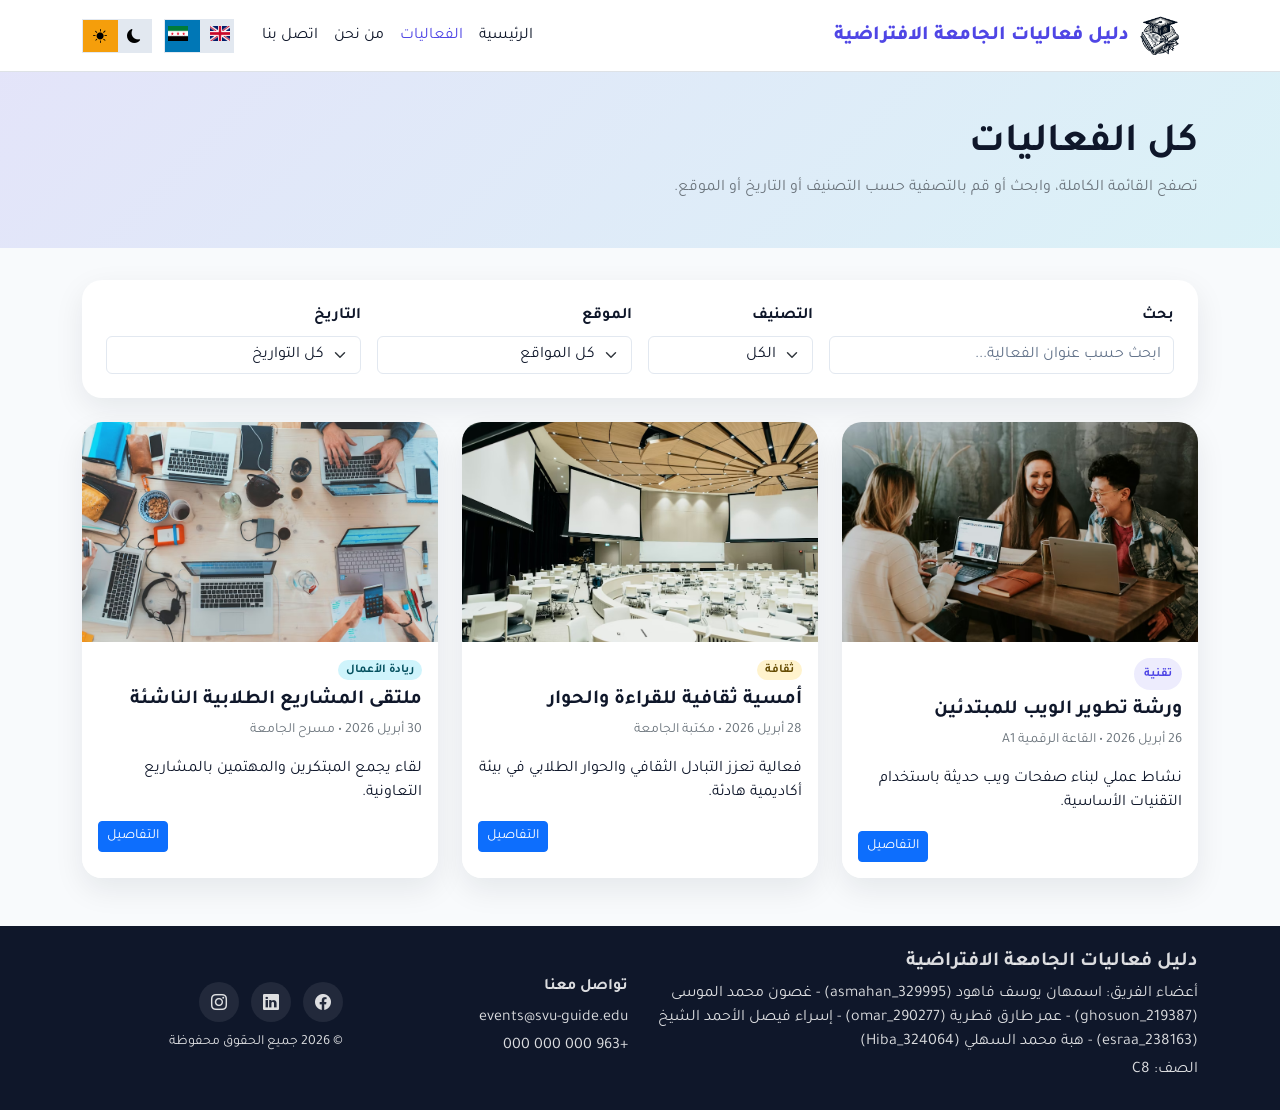
<file: events.html>
<!doctype html>
<html lang="ar" dir="rtl">
  <head>
    <meta charset="UTF-8" />
    <meta name="viewport" content="width=device-width, initial-scale=1.0" />
    <title>دليل فعاليات الجامعة الافتراضية</title>

    <!-- Start Font -->
    <link rel="preconnect" href="https://fonts.googleapis.com" />
    <link rel="preconnect" href="https://fonts.gstatic.com" crossorigin />
    <link
      href="https://fonts.googleapis.com/css2?family=Tajawal:wght@400;500;700;800&display=swap"
      rel="stylesheet"
    />
    <!-- End Font -->

    <!-- Include Bootstrap Library Start -->
    <link
      href="https://cdn.jsdelivr.net/npm/bootstrap@5.3.8/dist/css/bootstrap.min.css"
      rel="stylesheet"
      integrity="sha384-sRIl4kxILFvY47J16cr9ZwB07vP4J8+LH7qKQnuqkuIAvNWLzeN8tE5YBujZqJLB"
      crossorigin="anonymous"
    />
    <!-- Include Bootstrap Library End -->

    <!-- Include Bootstrap icons -->
    <link
      rel="stylesheet"
      href="https://cdn.jsdelivr.net/npm/bootstrap-icons@1.13.1/font/bootstrap-icons.min.css"
    />

    <!-- Custom StyleSheet -->
    <link rel="stylesheet" href="./assets/css/styles.css" />
  </head>
  <body>
    <nav class="navbar navbar-expand-lg sticky-top border-bottom">
      <div class="container">
        <a class="navbar-brand fw-bold" href="index.html">
          <img src="./assets/img/logo.png" alt="logo" class="logo" alt="logo" />
          <span
            class="content"
            data-ar="دليل فعاليات الجامعة الافتراضية"
            data-en="Virtual University Events Guide"
          >
            دليل فعاليات الجامعة الافتراضية
          </span>
        </a>

        <button
          class="navbar-toggler"
          type="button"
          data-bs-toggle="collapse"
          data-bs-target="#mainNav"
          aria-label="Toggle navigation"
        >
          <span class="navbar-toggler-icon"></span>
        </button>

        <div class="collapse navbar-collapse" id="mainNav">
          <ul class="navbar-nav ms-auto mb-2 mb-lg-0">
            <li class="nav-item">
              <a
                class="nav-link content"
                href="index.html"
                data-ar="الرئيسية"
                data-en="Home"
              >
                الرئيسية
              </a>
            </li>

            <li class="nav-item">
              <a
                class="nav-link active content"
                href="events.html"
                data-ar="الفعاليات"
                data-en="Events"
              >
                الفعاليات
              </a>
            </li>

            <li class="nav-item">
              <a
                class="nav-link content"
                href="about.html"
                data-ar="من نحن"
                data-en="About"
              >
                من نحن
              </a>
            </li>

            <li class="nav-item">
              <a
                class="nav-link content"
                href="contact.html"
                data-ar="اتصل بنا"
                data-en="Contact"
              >
                اتصل بنا
              </a>
            </li>
          </ul>

          <div class="navbar-actions">
            <button
              id="language-toggle"
              class="toggle language-toggle"
              type="button"
              aria-label="Change language"
            >
              <span class="lang-option lang-en">
                <img src="./assets/img/uk.png" alt="English" />
              </span>
              <span class="lang-option lang-ar">
                <img src="./assets/img/sy.png" alt="Arabic" />
              </span>

              <span class="language-thumb thumb"></span>
            </button>

            <button
              id="themeToggle"
              class="toggle"
              type="button"
              aria-label="Toggle theme"
            >
              <span class="toggle-icon theme-moon">
                <i class="bi bi-moon-fill"></i>
              </span>
              <span class="toggle-icon theme-sun">
                <i class="bi bi-brightness-high-fill"></i>
              </span>

              <span class="toggle-thumb thumb"></span>
            </button>
          </div>
        </div>
      </div>
    </nav>

    <section class="page-banner">
      <div class="container">
        <h1
          class="content fw-bold mb-2"
          data-ar="كل الفعاليات"
          data-en="All Events"
        >
          كل الفعاليات
        </h1>

        <p
          class="content mb-0 text-secondary"
          data-ar="تصفح القائمة الكاملة، وابحث أو قم بالتصفية حسب التصنيف أو التاريخ أو الموقع."
          data-en="Browse the full list, search, or filter by category, date, or location."
        >
          تصفح القائمة الكاملة، وابحث أو قم بالتصفية حسب التصنيف أو التاريخ أو
          الموقع.
        </p>
      </div>
    </section>

    <main class="pb-5">
      <div class="container">
        <div class="filter-box mb-4">
          <div class="row g-3 align-items-end">
            <div class="col-lg-4">
              <label
                class="content form-label fw-bold"
                for="searchInput"
                data-ar="بحث"
                data-en="Search"
              >
                بحث
              </label>

              <input
                id="searchInput"
                type="text"
                class="form-control"
                placeholder="ابحث حسب عنوان الفعالية..."
                data-ar-placeholder="ابحث حسب عنوان الفعالية..."
                data-en-placeholder="Search by event title..."
              />
            </div>

            <div class="col-md-4 col-lg-2">
              <label
                class="content form-label fw-bold"
                for="categoryFilter"
                data-ar="التصنيف"
                data-en="Category"
              >
                التصنيف
              </label>

              <select id="categoryFilter" class="form-select">
                <option
                  class="content"
                  value="all"
                  selected
                  data-ar="الكل"
                  data-en="All"
                >
                  الكل
                </option>
                <option
                  class="content"
                  value="tech"
                  data-ar="تقنية"
                  data-en="Technology"
                >
                  تقنية
                </option>
                <option
                  class="content"
                  value="culture"
                  data-ar="ثقافة"
                  data-en="Culture"
                >
                  ثقافة
                </option>
                <option
                  class="content"
                  value="sports"
                  data-ar="رياضة"
                  data-en="Sports"
                >
                  رياضة
                </option>
                <option
                  class="content"
                  value="music"
                  data-ar="موسيقى"
                  data-en="Music"
                >
                  موسيقى
                </option>
                <option
                  class="content"
                  value="family"
                  data-ar="عائلي"
                  data-en="Family"
                >
                  عائلي
                </option>
                <option
                  class="content"
                  value="business"
                  data-ar="ريادة الأعمال"
                  data-en="Entrepreneurship"
                >
                  ريادة الأعمال
                </option>
              </select>
            </div>

            <div class="col-md-4 col-lg-3">
              <label
                class="content form-label fw-bold"
                for="locationFilter"
                data-ar="الموقع"
                data-en="Location"
              >
                الموقع
              </label>

              <select id="locationFilter" class="form-select">
                <option
                  class="content"
                  value="all"
                  selected
                  data-ar="كل المواقع"
                  data-en="All Locations"
                >
                  كل المواقع
                </option>
                <option
                  class="content"
                  value="hall-a1"
                  data-ar="القاعة الرقمية A1"
                  data-en="Digital Hall A1"
                >
                  القاعة الرقمية A1
                </option>
                <option
                  class="content"
                  value="library"
                  data-ar="مكتبة الجامعة"
                  data-en="University Library"
                >
                  مكتبة الجامعة
                </option>
                <option
                  class="content"
                  value="main-hall"
                  data-ar="البهو الرئيسي"
                  data-en="Main Hall"
                >
                  البهو الرئيسي
                </option>
                <option
                  class="content"
                  value="lab-2"
                  data-ar="مخبر الحاسوب 2"
                  data-en="Computer Lab 2"
                >
                  مخبر الحاسوب 2
                </option>
                <option
                  class="content"
                  value="stadium"
                  data-ar="الملعب الرئيسي"
                  data-en="Main Stadium"
                >
                  الملعب الرئيسي
                </option>
                <option
                  class="content"
                  value="theater"
                  data-ar="مسرح الجامعة"
                  data-en="University Theater"
                >
                  مسرح الجامعة
                </option>
              </select>
            </div>

            <div class="col-md-4 col-lg-3">
              <label
                class="content form-label fw-bold"
                for="dateFilter"
                data-ar="التاريخ"
                data-en="Date"
              >
                التاريخ
              </label>

              <select id="dateFilter" class="form-select">
                <option
                  class="content"
                  value="all"
                  selected
                  data-ar="كل التواريخ"
                  data-en="All Dates"
                >
                  كل التواريخ
                </option>
                <option
                  class="content"
                  value="this-week"
                  data-ar="هذا الأسبوع"
                  data-en="This Week"
                >
                  هذا الأسبوع
                </option>
                <option
                  class="content"
                  value="next-week"
                  data-ar="الأسبوع القادم"
                  data-en="Next Week"
                >
                  الأسبوع القادم
                </option>
              </select>
            </div>
          </div>
        </div>

        <div class="row g-4" id="eventsGrid">
          <!-- Event 1 -->
          <div class="col-md-6 col-lg-4">
            <div class="card event-card tech hall-a1 this-week">
              <img
                src="./assets/img/event1.jpeg"
                class="card-img-top"
                alt="ورشة تطوير الويب"
                data-ar-alt="ورشة تطوير الويب"
                data-en-alt="Web Development Workshop"
              />

              <div class="card-body">
                <span
                  class="content badge badge-soft rounded-pill mb-2"
                  data-ar="تقنية"
                  data-en="Technology"
                >
                  تقنية
                </span>

                <h5
                  class="content fw-bold event-title"
                  data-ar="ورشة تطوير الويب للمبتدئين"
                  data-en="Web Development Workshop for Beginners"
                >
                  ورشة تطوير الويب للمبتدئين
                </h5>

                <p
                  class="content small text-secondary"
                  data-ar="26 أبريل 2026 • القاعة الرقمية A1"
                  data-en="April 26, 2026 • Digital Hall A1"
                >
                  26 أبريل 2026 • القاعة الرقمية A1
                </p>

                <p
                  class="content"
                  data-ar="نشاط عملي لبناء صفحات ويب حديثة باستخدام التقنيات الأساسية."
                  data-en="A practical activity for building modern web pages using basic technologies."
                >
                  نشاط عملي لبناء صفحات ويب حديثة باستخدام التقنيات الأساسية.
                </p>

                <a
                  href="event.html"
                  class="content btn btn-primary btn-sm event-btn"
                  data-ar="التفاصيل"
                  data-en="Details"
                >
                  التفاصيل
                </a>
              </div>
            </div>
          </div>

          <!-- Event 2 -->
          <div class="col-md-6 col-lg-4">
            <div class="card event-card culture library this-week">
              <img
                src="./assets/img/event2.jpeg"
                class="card-img-top"
                alt="فعالية ثقافية"
                data-ar-alt="فعالية ثقافية"
                data-en-alt="Cultural Event"
              />

              <div class="card-body">
                <span
                  class="content badge bg-warning-subtle text-warning-emphasis rounded-pill mb-2"
                  data-ar="ثقافة"
                  data-en="Culture"
                >
                  ثقافة
                </span>

                <h5
                  class="content fw-bold event-title"
                  data-ar="أمسية ثقافية للقراءة والحوار"
                  data-en="Cultural Evening for Reading and Dialogue"
                >
                  أمسية ثقافية للقراءة والحوار
                </h5>

                <p
                  class="content small text-secondary"
                  data-ar="28 أبريل 2026 • مكتبة الجامعة"
                  data-en="April 28, 2026 • University Library"
                >
                  28 أبريل 2026 • مكتبة الجامعة
                </p>

                <p
                  class="content"
                  data-ar="فعالية تعزز التبادل الثقافي والحوار الطلابي في بيئة أكاديمية هادئة."
                  data-en="An event that promotes cultural exchange and student dialogue in a calm academic environment."
                >
                  فعالية تعزز التبادل الثقافي والحوار الطلابي في بيئة أكاديمية
                  هادئة.
                </p>

                <a
                  href="event.html"
                  class="content btn btn-primary btn-sm event-btn"
                  data-ar="التفاصيل"
                  data-en="Details"
                >
                  التفاصيل
                </a>
              </div>
            </div>
          </div>

          <!-- Event 3 -->
          <div class="col-md-6 col-lg-4">
            <div class="card event-card business theater this-week">
              <img
                src="./assets/img/event3.jpeg"
                class="card-img-top"
                alt="فعالية ريادة الأعمال"
                data-ar-alt="فعالية ريادة الأعمال"
                data-en-alt="Entrepreneurship Event"
              />

              <div class="card-body">
                <span
                  class="content badge bg-info-subtle text-info-emphasis rounded-pill mb-2"
                  data-ar="ريادة الأعمال"
                  data-en="Entrepreneurship"
                >
                  ريادة الأعمال
                </span>

                <h5
                  class="content fw-bold event-title"
                  data-ar="ملتقى المشاريع الطلابية الناشئة"
                  data-en="Student Startup Projects Forum"
                >
                  ملتقى المشاريع الطلابية الناشئة
                </h5>

                <p
                  class="content small text-secondary"
                  data-ar="30 أبريل 2026 • مسرح الجامعة"
                  data-en="April 30, 2026 • University Theater"
                >
                  30 أبريل 2026 • مسرح الجامعة
                </p>

                <p
                  class="content"
                  data-ar="لقاء يجمع المبتكرين والمهتمين بالمشاريع التعاونية."
                  data-en="A meeting that brings together innovators and those interested in collaborative projects."
                >
                  لقاء يجمع المبتكرين والمهتمين بالمشاريع التعاونية.
                </p>

                <a
                  href="event.html"
                  class="content btn btn-primary btn-sm event-btn"
                  data-ar="التفاصيل"
                  data-en="Details"
                >
                  التفاصيل
                </a>
              </div>
            </div>
          </div>
        </div>

        <div
          id="empty-state"
          class="content search-empty alert alert-warning mt-4"
          data-ar="لا توجد فعاليات مطابقة للفلاتر الحالية. جرّب تعديل معايير البحث."
          data-en="No events match the current filters. Try changing the search criteria."
        >
          لا توجد فعاليات مطابقة للفلاتر الحالية. جرّب تعديل معايير البحث.
        </div>
      </div>
    </main>
    <footer class="footer py-4">
      <div class="container">
        <div class="row g-4 align-items-center">
          <div class="col-lg-6">
            <h5
              class="fw-bold content"
              data-ar="دليل فعاليات الجامعة الافتراضية"
              data-en="Virtual University Events Guide"
            >
              دليل فعاليات الجامعة الافتراضية
            </h5>

            <p
              class="mb-1 content"
              data-ar="أعضاء الفريق: اسمهان يوسف فاهود (asmahan_329995) - غصون محمد الموسى (ghosuon_219387) - عمر طارق قطرية (omar_290277) - إسراء فيصل الأحمد الشيخ (esraa_238163) - هبة محمد السهلي (Hiba_324064)"
              data-en="Team members: Asmahan Yousef Fahoud (asmahan_329995) - Ghosuon Mohammad Al-Mousa (ghosuon_219387) - Omar Tarek Qatriya (omar_290277) - Esraa Faisal Al-Ahmad Al-Sheikh (esraa_238163) - Hiba Mohammad Al-Sahli (Hiba_324064)"
            >
              أعضاء الفريق:
              <br />
              اسمهان يوسف فاهود (asmahan_329995) -
              غصون محمد الموسى (ghosuon_219387) -
              عمر طارق قطرية (omar_290277) -
              إسراء فيصل الأحمد الشيخ (esraa_238163) -
              هبة محمد السهلي (Hiba_324064)
            </p>
            <p class="mb-1 content" data-ar="الصف: C8" data-en="Class: C8">
              الصف: C8
            </p>
          </div>

          <div class="col-lg-3">
            <h6
              class="fw-bold content"
              data-ar="تواصل معنا"
              data-en="Contact Us"
            >
              تواصل معنا
            </h6>

            <p class="mb-1">events@svu-guide.edu</p>
            <p class="mb-0">+963 000 000 000</p>
          </div>

          <div class="col-lg-3 text-lg-end">
            <div class="social-links mb-2">
              <a href="#" aria-label="Facebook">
                <i class="bi bi-facebook"></i>
              </a>
              <a href="#" aria-label="LinkedIn">
                <i class="bi bi-linkedin"></i>
              </a>
              <a href="#" aria-label="Instagram">
                <i class="bi bi-instagram"></i>
              </a>
            </div>

            <small
              class="content"
              data-ar="© 2026 جميع الحقوق محفوظة"
              data-en="© 2026 All rights reserved"
            >
              © 2026 جميع الحقوق محفوظة
            </small>
          </div>
        </div>
      </div>
    </footer>
    <script
      src="https://cdn.jsdelivr.net/npm/bootstrap@5.3.8/dist/js/bootstrap.bundle.min.js"
      integrity="sha384-FKyoEForCGlyvwx9Hj09JcYn3nv7wiPVlz7YYwJrWVcXK/BmnVDxM+D2scQbITxI"
      crossorigin="anonymous"
    ></script>
    <script src="./assets/js/main.js"></script>
  </body>
</html>
</file>
<file: assets/css/styles.css>
* {
  box-sizing: border-box;
}

:root {
  --body-bg: #f8fafc;
  --text-color: #0f172a;
  --card-bg: #ffffff;
  --muted-text: #64748b;
  --border-color: #e2e8f0;
  --primary-color: #4f46e5;
  --primary-hover: #4338ca;
  --shadow-color: rgba(15, 23, 42, 0.08);
  --strong-shadow-color: rgba(15, 23, 42, 0.12);
  --footer-bg: #0f172a;
  --footer-text: rgba(255, 255, 255, 0.85);
}

body.dark-mode {
  --body-bg: #020617;
  --text-color: #f8fafc;
  --card-bg: #0f172a;
  --muted-text: #94a3b8;
  --border-color: #334155;
  --primary-color: #818cf8;
  --primary-hover: #6366f1;
  --shadow-color: rgba(0, 0, 0, 0.35);
  --strong-shadow-color: rgba(0, 0, 0, 0.5);
  --footer-bg: #111827;
  --footer-text: rgba(255, 255, 255, 0.85);
}

html {
  scroll-behavior: smooth;
}

body {
  font-family: 'Tajawal', sans-serif;
  background: var(--body-bg);
  color: var(--text-color);
  transition:
    background 0.25s ease,
    color 0.25s ease;
}

main {
  min-height: 70vh;
}

/* Navbar */

.navbar-brand {
  display: flex;
  align-items: center;
  gap: 8px;
}

.navbar-brand span {
  color: var(--primary-color);
  font-weight: 800;
}

.navbar-brand .logo {
  display: block;
  width: 45px;
  height: 45px;
}

/* Start Hero */

.hero {
  background:
    linear-gradient(135deg, rgba(79, 70, 229, 0.95), rgba(6, 182, 212, 0.88)),
    radial-gradient(
      circle at top right,
      rgba(245, 158, 11, 0.25),
      transparent 30%
    );
  color: white;
  border-radius: 0 0 2rem 2rem;
  padding: 4.5rem 0 3rem;
}

.hero h1 {
  font-weight: bold;
  margin-bottom: 16px;
  font-size: 64px;
}

.hero p {
  margin-bottom: 24px;
  font-size: 20px;
  font-weight: 300;
}

.hero .buttons {
  display: flex;
  gap: 16px;
}

.hero .stat-box h3 {
  font-weight: 700;
  margin-bottom: 4px;
}

.hero .stat-box p {
  margin-bottom: 0;
}

/* End Hero */

/* Featured Events */

.featured-events {
  padding-top: 64px;
  padding-bottom: 64px;
}

.section-title {
  font-weight: 800;
  margin-bottom: 0.5rem;
  color: var(--text-color);
}

.section-subtitle {
  color: var(--muted-text);
  margin-bottom: 1.5rem;
}

.featured-slider {
  position: relative;
  border-radius: 1.5rem;
  min-height: 340px;
  background: var(--card-bg);
  box-shadow: 0 18px 45px var(--shadow-color);
}

.slide {
  display: none;
  min-height: 340px;
}

.slide.active {
  display: flex;
}

.slide-image {
  min-height: 340px;
  background-size: cover;
  background-position: center;
}

.slide a {
  max-width: 200px;
  margin-left: auto;
  margin-right: auto;
}

.slide-content {
  padding: 32px;
  gap: 8px;
  color: var(--text-color);
}

.slider-controls {
  justify-content: space-between;
  display: flex;
  position: absolute;
  top: 100%;
  left: 16px;
  gap: 16px;
  margin-top: 16px;
}

.lang-en .slider-controls {
  left: unset;
  right: 16px;
}

.slider-controls button {
  pointer-events: auto;
  border: none;
  width: 44px;
  height: 44px;
  border-radius: 50%;
  background: rgba(15, 23, 42, 0.75);
  color: white;
  display: flex;
  justify-content: center;
  align-items: center;
  line-height: 44px;
}

.bi::before {
  line-height: 50px;
}

/* Categories */

.category-chip {
  border: 1px solid var(--border-color);
  background: var(--card-bg);
  padding: 0.6rem 1rem;
  border-radius: 999px;
  text-decoration: none;
  color: var(--text-color);
  font-weight: 600;
  transition: 0.25s ease;
  display: inline-block;
}

.category-chip:hover,
.category-chip.active {
  background: var(--primary-color);
  color: white;
  border-color: var(--primary-color);
}

/* Event Cards */

.event-card {
  border: none;
  border-radius: 1.25rem;
  overflow: hidden;
  background: var(--card-bg);
  color: var(--text-color);
  box-shadow: 0 12px 30px var(--shadow-color);
  transition:
    transform 0.25s ease,
    box-shadow 0.25s ease;
  height: 100%;
}

.event-card:hover {
  transform: translateY(-6px);
  box-shadow: 0 18px 40px var(--strong-shadow-color);
}

.event-card .card-body {
  background: var(--card-bg);
  color: var(--text-color);
}

.event-card .card-title {
  color: var(--text-color);
}

.event-card .card-text {
  color: var(--muted-text);
}

.event-card .card-img-top,
.mini-gallery img,
.team-card img,
.map-box img {
  object-fit: cover;
}

.event-card .card-img-top {
  height: 220px;
}

.badge-soft {
  background: rgba(79, 70, 229, 0.1);
  color: var(--primary-color);
  font-weight: 700;
  padding: 10px;
  display: flex;
  justify-content: center;
  align-items: center;
  border-radius: 16px;
  width: fit-content;
}

.event-btn {
  margin-right: auto;
  display: flex;
  width: fit-content;
}

.info-list {
  list-style: none;
  padding: 0;
  margin: 0;
}

.info-list li {
  padding: 0.6rem 0;
  border-bottom: 1px solid var(--border-color);
  color: var(--text-color);
}

.info-list li:last-child {
  border-bottom: none;
}

.view-all-dev {
  margin-top: 16px;
  margin-left: auto;
  margin-right: auto;
  display: flex;
  justify-content: center;
}

/* Page Banner */

.page-banner {
  background: linear-gradient(
    135deg,
    rgba(79, 70, 229, 0.12),
    rgba(6, 182, 212, 0.12)
  );
  padding: 3rem 0;
  margin-bottom: 2rem;
}

/* Boxes and Panels */

.filter-box,
.side-panel,
.contact-box,
.policy-box,
.team-card,
.related-card {
  background: var(--card-bg);
  color: var(--text-color);
  border-radius: 1.25rem;
  box-shadow: 0 10px 30px var(--shadow-color);
  padding: 1.5rem;
}

.map-box,
.gallery-box {
  background: var(--card-bg);
  color: var(--text-color);
  border-radius: 1.25rem;
  padding: 1rem;
  box-shadow: 0 10px 30px var(--shadow-color);
}

.map-box img {
  width: 100%;
  height: 320px;
  border-radius: 1rem;
}

.mini-gallery img {
  width: 100%;
  height: 180px;
  border-radius: 1rem;
}

.team-card img {
  width: 84px;
  height: 84px;
  border-radius: 50%;
  margin-bottom: 1rem;
}

/* Bootstrap/Form Adjustments for Dark Mode */

.form-control,
.form-select {
  background-color: var(--card-bg);
  color: var(--text-color);
  border-color: var(--border-color);
}

.form-control:focus,
.form-select:focus {
  background-color: var(--card-bg);
  color: var(--text-color);
  border-color: var(--primary-color);
  box-shadow: 0 0 0 0.25rem rgba(79, 70, 229, 0.2);
}

.form-control::placeholder {
  color: var(--muted-text);
}

.card {
  background: var(--card-bg);
  color: var(--text-color);
  border-color: var(--border-color);
}

.list-group-item {
  background: var(--card-bg);
  color: var(--text-color);
  border-color: var(--border-color);
}

.navbar {
  background: var(--card-bg);
  color: var(--text-color);
}

.navbar .nav-link {
  color: var(--text-color);
}

.navbar .nav-link:hover,
.navbar .nav-link.active {
  color: var(--primary-color);
}

/* Footer */

.footer {
  background: var(--footer-bg);
  color: var(--footer-text);
}

.footer a {
  color: var(--footer-text);
  text-decoration: none;
}

.footer a:hover {
  color: white;
}

.social-links a {
  display: inline-flex;
  align-items: center;
  justify-content: center;
  width: 40px;
  height: 40px;
  border-radius: 50%;
  background: rgba(255, 255, 255, 0.08);
  margin-inline-end: 0.5rem;
}

/* Statistics */

.stat-box {
  background: rgba(255, 255, 255, 0.12);
  border: 1px solid rgba(255, 255, 255, 0.15);
  border-radius: 1rem;
  padding: 1rem;
  text-align: center;
}

.search-empty {
  display: none;
}

/* Back to Top Button */

.top-btn {
  position: fixed;
  inset-inline-end: 20px;
  bottom: 20px;
  border: none;
  width: 48px;
  height: 48px;
  border-radius: 50%;
  background: var(--primary-color);
  color: white;
  box-shadow: 0 12px 30px rgba(79, 70, 229, 0.35);
  display: none;
  z-index: 2000;
}

.top-btn.show {
  display: inline-flex;
  align-items: center;
  justify-content: center;
}

.navbar-actions {
  display: flex;
  align-items: center;
  gap: 12px;
  margin-inline-start: 20px;
}

/*  Toggle */

.toggle {
  width: 70px;
  height: 34px;
  border: 1px solid var(--border-color);
  background: #e2e8f0;
  padding: 3px;
  cursor: pointer;
  position: relative;
  display: flex;
  align-items: center;
  justify-content: space-between;
}

.toggle-icon {
  width: 28px;
  text-align: center;
  font-size: 14px;
  z-index: 2;
}

.thumb {
  width: 35px;
  height: 32px;
  background-color: #0077b6;
  position: absolute;
  left: 0px;
  top: 0px;

  transition: 0.25s;
}

.toggle-thumb {
  background: #f59e0b;
}

body.dark-mode .toggle {
  background: #334155;
}

body.dark-mode .toggle-thumb {
  background: #4f46e5;
}
body.dark-mode .toggle-thumb {
  transform: translateX(36px);
}
.lang-option {
  position: relative;
  z-index: 1000;
}
.lang-option img {
  width: 20px;
  height: 15px;
}

.lang-ar .ms-auto {
  margin-right: auto;
  margin-left: 0 !important;
}

.lang-ar .modal-header .btn-close {
  margin-left: unset;
  margin-right: auto;
}
/* Responsive */

@media (max-width: 991px) {
  .navbar-actions {
    margin-inline-start: 0;
    margin-top: 16px;
    padding-top: 16px;
    border-top: 1px solid var(--border-color);
  }
  .hero {
    border-radius: 0 0 1.25rem 1.25rem;
    padding-top: 3.5rem;
  }

  .hero h1 {
    font-size: 42px;
  }

  .slide.active {
    flex-direction: column;
  }

  .slide-image {
    min-height: 230px;
  }
}
</file>
